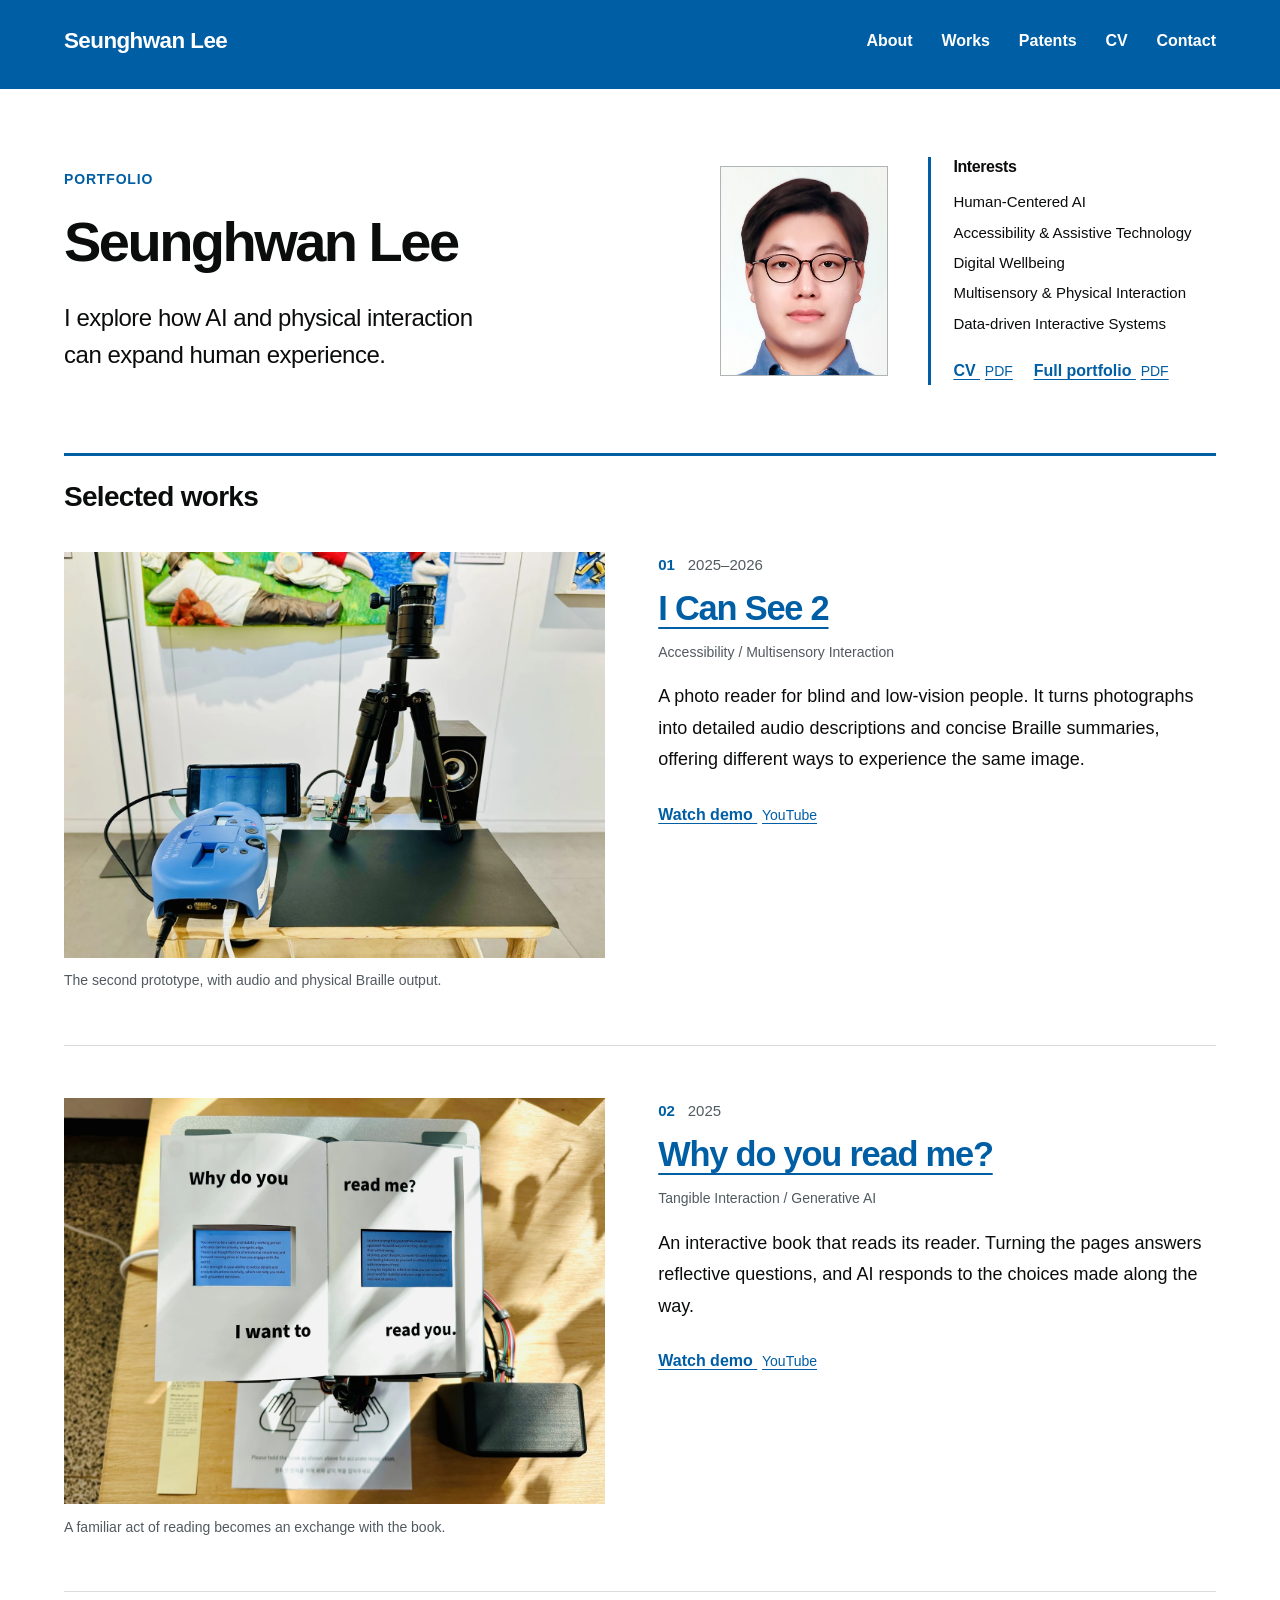
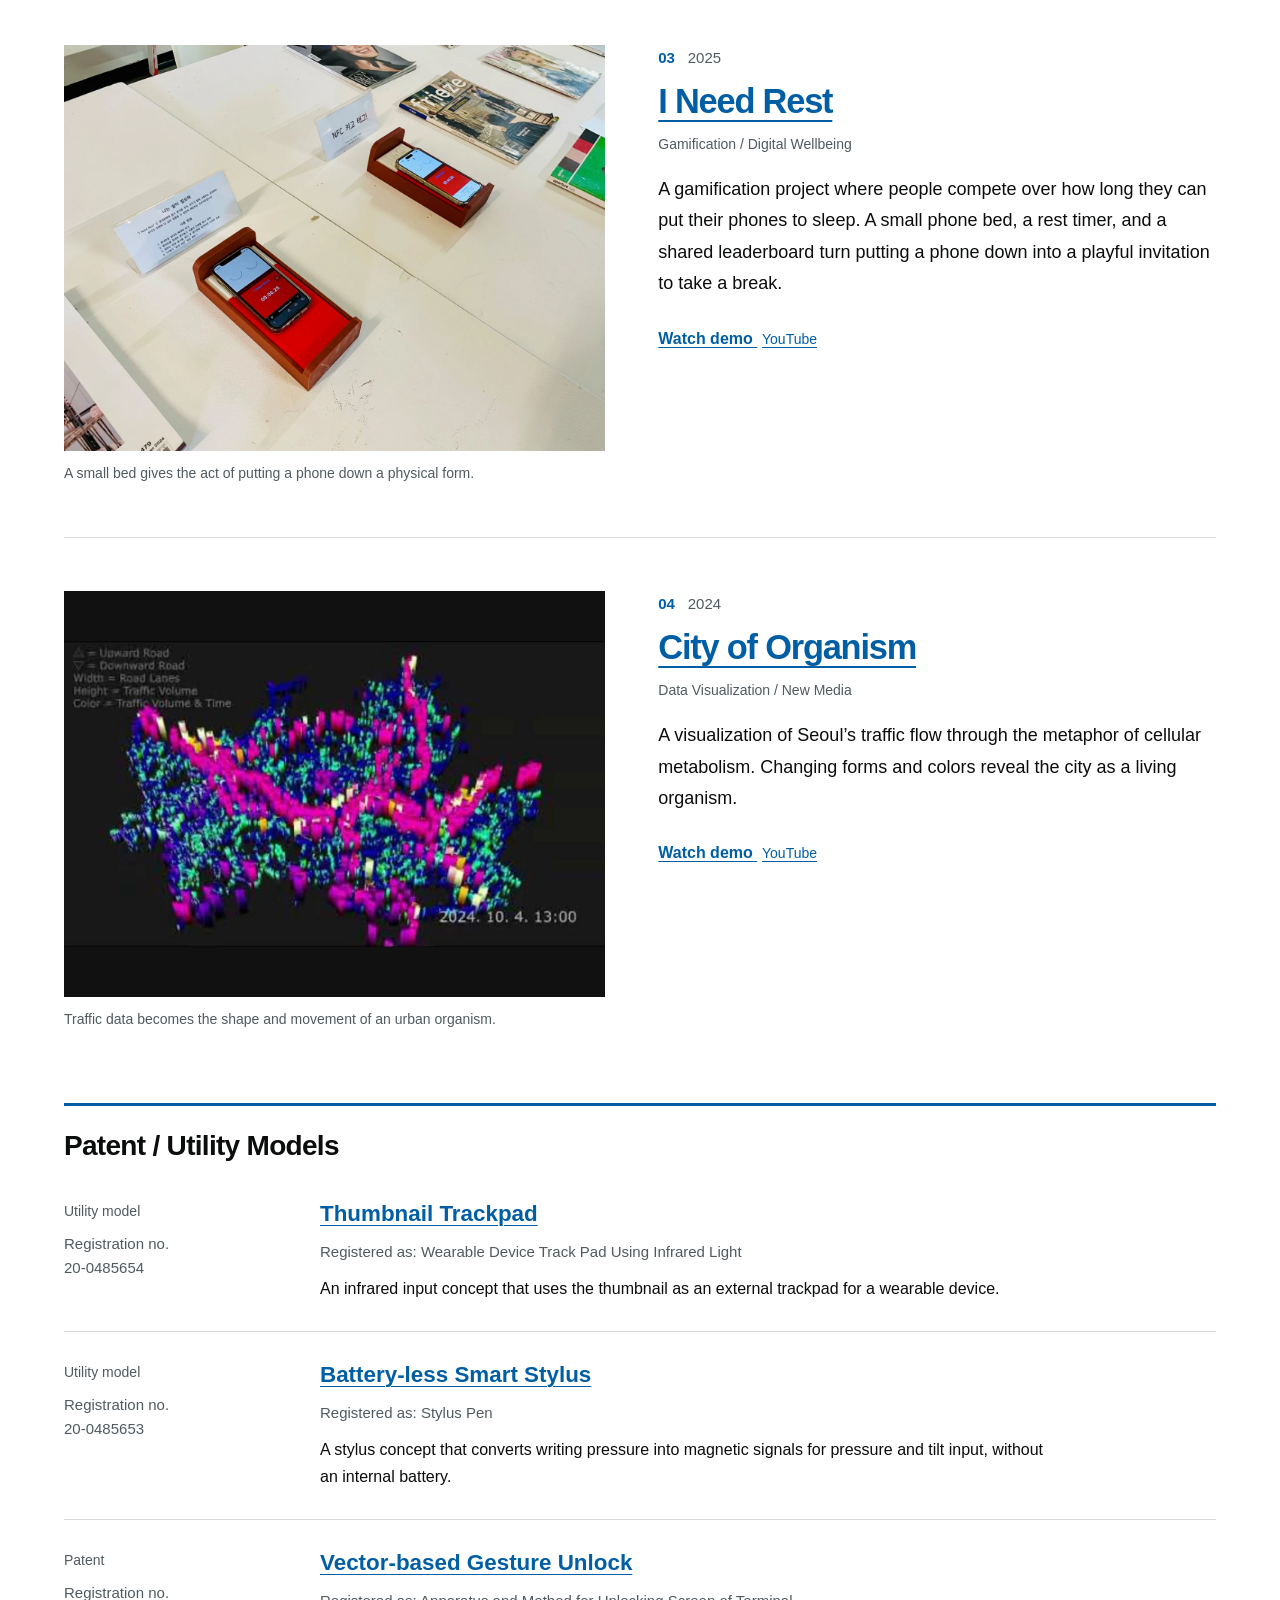
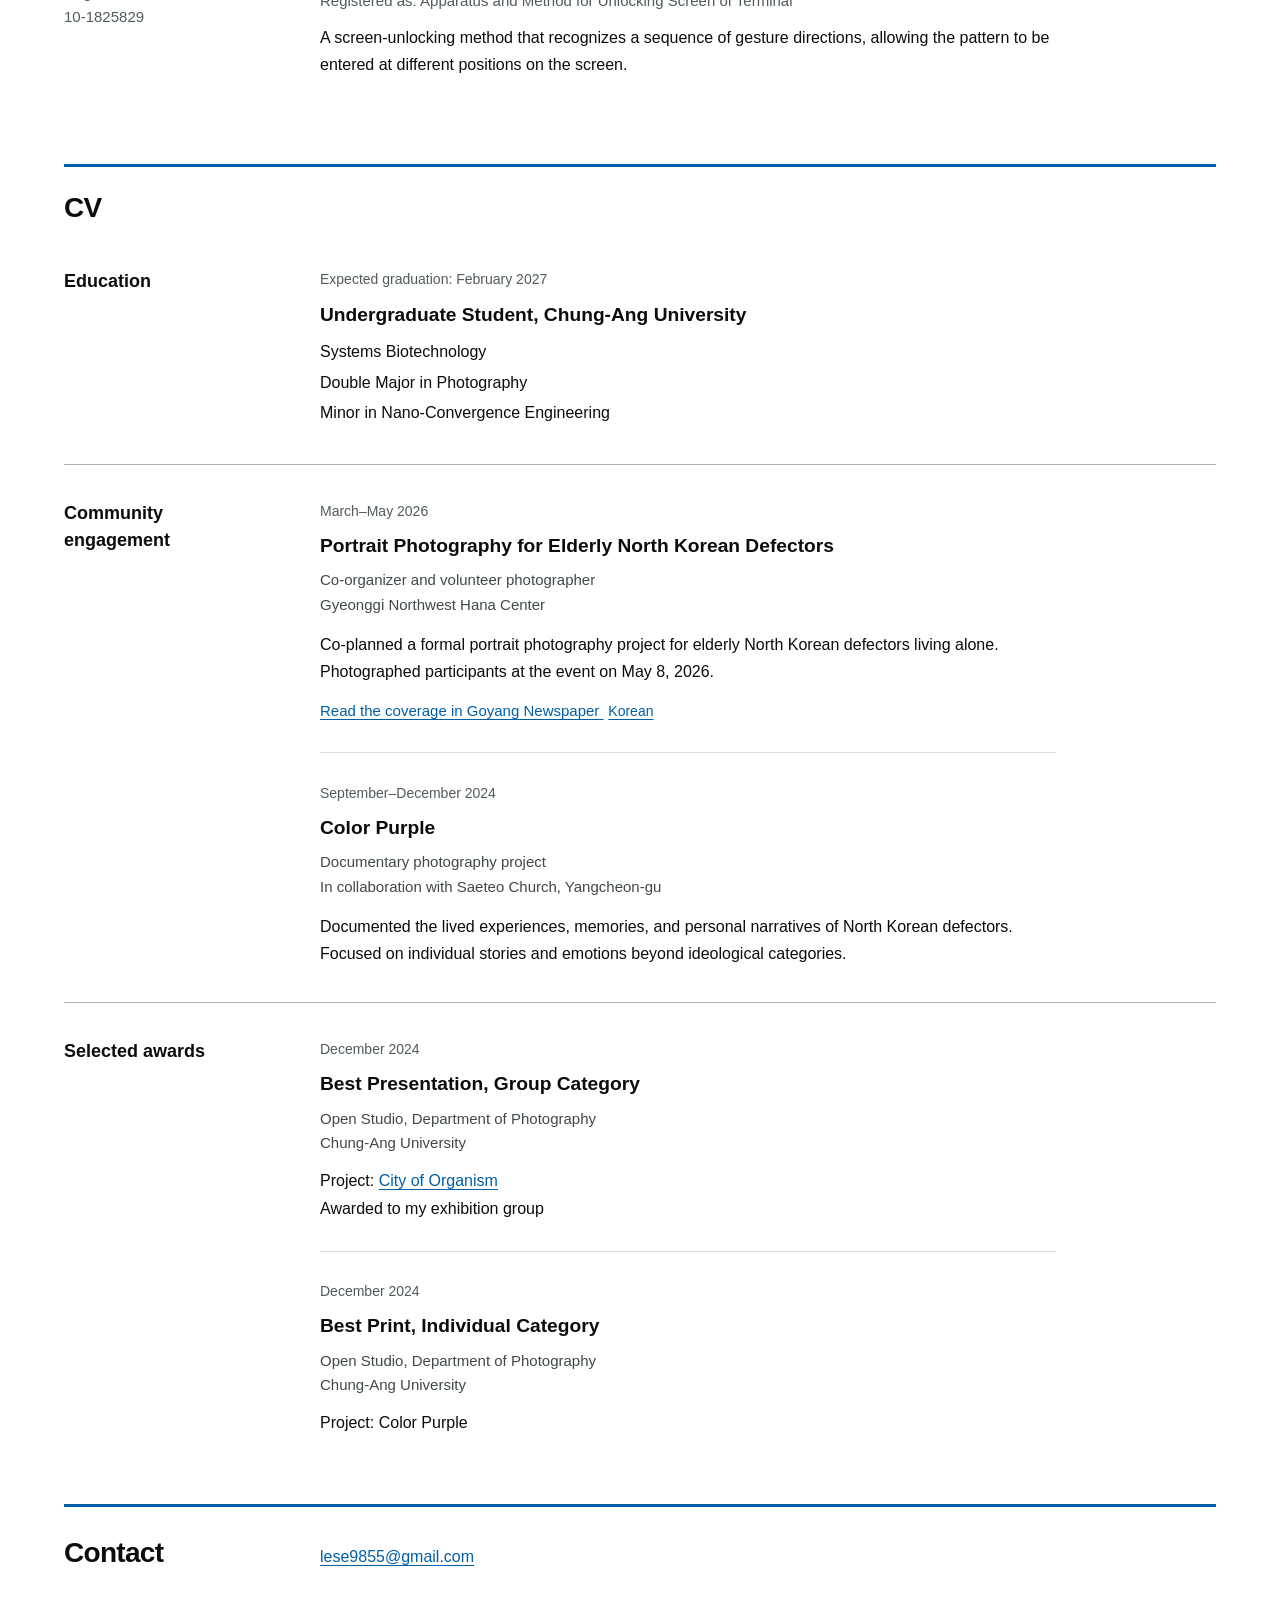
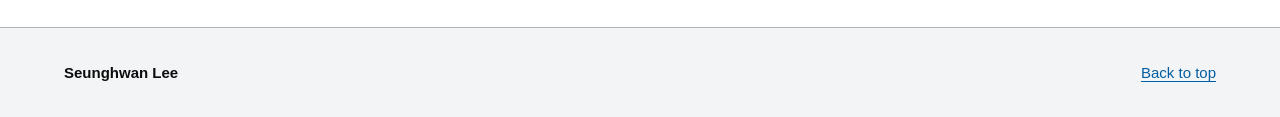
<file: index.html>
<!doctype html>
<html lang="en">
<head>
  <meta charset="utf-8">
  <meta name="viewport" content="width=device-width, initial-scale=1">
  <meta name="referrer" content="strict-origin-when-cross-origin">
  <meta name="description" content="Selected projects, community work, and interaction concepts by Seunghwan Lee. Exploring human experience through AI and physical interaction.">
  <meta name="color-scheme" content="light">
  <meta name="theme-color" content="#005ea5">
  <title>Seunghwan Lee | Portfolio</title>
  <link rel="icon" type="image/svg+xml" href="data:image/svg+xml,%3Csvg xmlns='http://www.w3.org/2000/svg' viewBox='0 0 32 32'%3E%3Crect width='32' height='32' fill='%230b0c0c'/%3E%3Cpath d='M10 6v19h14v-5h-9V6z' fill='white'/%3E%3Cpath d='M0 29h32v3H0z' fill='%231d70b8'/%3E%3C/svg%3E">
  <link rel="stylesheet" href="styles.css">
  <script src="video-preview.js" defer></script>
</head>
<body>
  <a class="skip-link" href="#main">Skip to main content</a>
  <header class="site-header">
    <div class="container header-inner">
      <a class="site-name" href="#about">Seunghwan Lee</a>
      <nav aria-label="Main navigation"><ul class="navigation"><li><a href="#about">About</a></li><li><a href="#work">Works</a></li><li><a href="#patents">Patents</a></li><li><a href="#cv">CV</a></li><li><a href="#contact">Contact</a></li></ul></nav>
    </div>
  </header>
  <main id="main" class="container" tabindex="-1">

    <section id="about" class="intro" aria-labelledby="name">
      <div class="intro-main">
        <p class="eyebrow">PORTFOLIO</p>
        <h1 id="name">Seunghwan Lee</h1>
        <p class="intro-lead">I explore how AI and physical interaction can expand human experience.</p>
      </div>
      <div class="intro-profile">
        <figure class="portrait-slot">
          <img src="assets/portrait.jpg" width="640" height="800" alt="Portrait of Seunghwan Lee">
        </figure>
        <!-- To add a portrait, replace the portrait-slot div above with:
        <figure class="portrait-slot"><img src="assets/portrait.jpg" width="640" height="800" alt="Seunghwan Lee"></figure>
        -->
        <aside class="intro-side" aria-label="Research interests and documents">
          <h2 class="small-heading">Interests</h2>
          <ul class="interests">
            <li>Human-Centered AI</li>
            <li>Accessibility &amp; Assistive Technology</li>
            <li>Digital Wellbeing</li>
            <li>Multisensory &amp; Physical Interaction</li>
            <li>Data-driven Interactive Systems</li>
          </ul>
          <div class="intro-documents">
            <a href="documents/Seunghwan-Lee-CV.pdf">CV <span class="file-type">PDF</span></a>
            <a href="documents/Seunghwan-Lee-Portfolio.pdf">Full portfolio <span class="file-type">PDF</span></a>
          </div>
        </aside>
      </div>
    </section>

    <section id="work" class="work-section" aria-labelledby="work-heading">
      <div class="section-heading"><h2 id="work-heading">Selected works</h2></div>
      
      <article class="project" aria-labelledby="i-can-see-2-heading">
        <div class="project-title">
          <p class="project-meta"><span class="project-number" aria-hidden="true">01</span><span>2025–2026</span></p>
          <h3 id="i-can-see-2-heading"><a href="projects/i-can-see-2.html">I Can See 2</a></h3>
          <p class="project-category">Accessibility / Multisensory Interaction</p>
        </div>
        <figure class="project-figure"><img src="assets/i-can-see-2.webp" width="1440" height="1080" fetchpriority="high" alt="A camera and smartphone capture setup beside a blue Braille printer on a desk."><figcaption>The second prototype, with audio and physical Braille output.</figcaption></figure>
        <div class="project-summary">
          <p class="project-description">A photo reader for blind and low-vision people. It turns photographs into detailed audio descriptions and concise Braille summaries, offering different ways to experience the same image.</p>
          <p class="project-links"><a href="https://youtube.com/shorts/RqO9xXv41kE" aria-label="Watch I Can See 2 on YouTube">Watch demo <span class="link-note">YouTube</span></a></p>
        </div>
      </article>

      <article class="project" aria-labelledby="why-do-you-read-me-heading">
        <div class="project-title">
          <p class="project-meta"><span class="project-number" aria-hidden="true">02</span><span>2025</span></p>
          <h3 id="why-do-you-read-me-heading"><a href="projects/why-do-you-read-me.html">Why do you read me?</a></h3>
          <p class="project-category">Tangible Interaction / Generative AI</p>
        </div>
        <figure class="project-figure"><img src="assets/why-do-you-read-me.webp" width="1440" height="1080" loading="lazy" decoding="async" alt="A physical book titled Why do you read me? with two small embedded displays and paper pages."><figcaption>A familiar act of reading becomes an exchange with the book.</figcaption></figure>
        <div class="project-summary">
          <p class="project-description">An interactive book that reads its reader. Turning the pages answers reflective questions, and AI responds to the choices made along the way.</p>
          <p class="project-links"><a href="https://youtu.be/DdquZpPIgDg" aria-label="Watch Why do you read me? on YouTube">Watch demo <span class="link-note">YouTube</span></a></p>
        </div>
      </article>

      <article class="project" aria-labelledby="i-need-rest-heading">
        <div class="project-title">
          <p class="project-meta"><span class="project-number" aria-hidden="true">03</span><span>2025</span></p>
          <h3 id="i-need-rest-heading"><a href="projects/i-need-rest.html">I Need Rest</a></h3>
          <p class="project-category">Gamification / Digital Wellbeing</p>
        </div>
        <figure class="project-figure"><img src="assets/i-need-rest.webp" width="1440" height="1080" loading="lazy" decoding="async" alt="A smartphone resting on a small red bed on a shared table, next to instructions for participation."><figcaption>A small bed gives the act of putting a phone down a physical form.</figcaption></figure>
        <div class="project-summary">
          <p class="project-description">A gamification project where people compete over how long they can put their phones to sleep. A small phone bed, a rest timer, and a shared leaderboard turn putting a phone down into a playful invitation to take a break.</p>
          <p class="project-links"><a href="https://youtu.be/LiPgG6g4JF8" aria-label="Watch I Need Rest on YouTube">Watch demo <span class="link-note">YouTube</span></a></p>
        </div>
      </article>

      <article class="project" aria-labelledby="city-of-organism-heading">
        <div class="project-title">
          <p class="project-meta"><span class="project-number" aria-hidden="true">04</span><span>2024</span></p>
          <h3 id="city-of-organism-heading"><a href="projects/city-of-organism.html">City of Organism</a></h3>
          <p class="project-category">Data Visualization / New Media</p>
        </div>
        <figure class="project-figure project-figure-dark"><img src="assets/city-of-organism.webp" width="1200" height="678" loading="lazy" decoding="async" alt="Seoul’s road network visualized as moving blue, pink, and green three-dimensional forms against a black background."><figcaption>Traffic data becomes the shape and movement of an urban organism.</figcaption></figure>
        <div class="project-summary">
          <p class="project-description">A visualization of Seoul’s traffic flow through the metaphor of cellular metabolism. Changing forms and colors reveal the city as a living organism.</p>
          <p class="project-links"><a href="https://youtu.be/7Uyt15TXl0M" aria-label="Watch City of Organism on YouTube">Watch demo <span class="link-note">YouTube</span></a></p>
        </div>
      </article>

    </section>

    <section id="patents" class="patents-section" aria-labelledby="patents-heading">
      <div class="section-heading"><h2 id="patents-heading">Patent / Utility Models</h2></div>
      
          <article class="patent-entry" aria-labelledby="thumbnail-trackpad-title">
            <div class="patent-meta">
              <p class="entry-meta">Utility model</p>
              <p class="patent-number">Registration no. <br>20-0485654</p>
            </div>
            <div class="patent-summary">
              <h3 id="thumbnail-trackpad-title"><a href="patents/thumbnail-trackpad.html">Thumbnail Trackpad</a></h3>
              <p class="registered-title">Registered as: Wearable Device Track Pad Using Infrared Light</p>
              <p>An infrared input concept that uses the thumbnail as an external trackpad for a wearable device.</p>
            </div>
          </article>

          <article class="patent-entry" aria-labelledby="battery-less-stylus-title">
            <div class="patent-meta">
              <p class="entry-meta">Utility model</p>
              <p class="patent-number">Registration no. <br>20-0485653</p>
            </div>
            <div class="patent-summary">
              <h3 id="battery-less-stylus-title"><a href="patents/battery-less-stylus.html">Battery-less Smart Stylus</a></h3>
              <p class="registered-title">Registered as: Stylus Pen</p>
              <p>A stylus concept that converts writing pressure into magnetic signals for pressure and tilt input, without an internal battery.</p>
            </div>
          </article>

          <article class="patent-entry" aria-labelledby="gesture-unlock-title">
            <div class="patent-meta">
              <p class="entry-meta">Patent</p>
              <p class="patent-number">Registration no. <br>10-1825829</p>
            </div>
            <div class="patent-summary">
              <h3 id="gesture-unlock-title"><a href="patents/gesture-unlock.html">Vector-based Gesture Unlock</a></h3>
              <p class="registered-title">Registered as: Apparatus and Method for Unlocking Screen of Terminal</p>
              <p>A screen-unlocking method that recognizes a sequence of gesture directions, allowing the pattern to be entered at different positions on the screen.</p>
            </div>
          </article>

    </section>

    <section id="cv" class="cv-section" aria-labelledby="cv-heading">
      <div class="section-heading"><h2 id="cv-heading">CV</h2></div>
      <section class="cv-group" aria-labelledby="education-heading">
        <h3 id="education-heading" class="cv-group-heading">Education</h3>
        <div class="cv-group-body">
          <p class="entry-meta">Expected graduation: February 2027</p>
          <h4 class="education-title">Undergraduate Student, Chung-Ang University</h4>
          <p class="education-lines">Systems Biotechnology<br>Double Major in Photography<br>Minor in Nano-Convergence Engineering</p>
        </div>
      </section>
      <section class="cv-group" aria-labelledby="community-heading">
        <h3 id="community-heading" class="cv-group-heading">Community engagement</h3>
        <div class="cv-group-body">
          <article class="cv-entry" aria-labelledby="portrait-project-title">
            <p class="entry-meta">March–May 2026</p>
            <h4 id="portrait-project-title">Portrait Photography for Elderly North Korean Defectors</h4>
            <p class="entry-role">Co-organizer and volunteer photographer<br>Gyeonggi Northwest Hana Center</p>
            <p class="entry-description">Co-planned a formal portrait photography project for elderly North Korean defectors living alone. Photographed participants at the event on May 8, 2026.</p>
            <p class="entry-resource"><a href="https://www.mygoyang.com/news/articleView.html?idxno=88789">Read the coverage in Goyang Newspaper <span class="link-note">Korean</span></a></p>
          </article>
          <article class="cv-entry" aria-labelledby="color-purple-title">
            <p class="entry-meta">September–December 2024</p>
            <h4 id="color-purple-title">Color Purple</h4>
            <p class="entry-role">Documentary photography project<br>In collaboration with Saeteo Church, Yangcheon-gu</p>
            <p class="entry-description">Documented the lived experiences, memories, and personal narratives of North Korean defectors. Focused on individual stories and emotions beyond ideological categories.</p>
          </article>
        </div>
      </section>
      <section class="cv-group" aria-labelledby="awards-heading">
        <h3 id="awards-heading" class="cv-group-heading">Selected awards</h3>
        <div class="cv-group-body">
          <article class="cv-entry" aria-labelledby="presentation-award-title">
            <p class="entry-meta">December 2024</p>
            <h4 id="presentation-award-title">Best Presentation, Group Category</h4>
            <p class="entry-role">Open Studio, Department of Photography<br>Chung-Ang University</p>
            <p class="award-context">Project: <a href="projects/city-of-organism.html">City of Organism</a><br>Awarded to my exhibition group</p>
          </article>
          <article class="cv-entry" aria-labelledby="print-award-title">
            <p class="entry-meta">December 2024</p>
            <h4 id="print-award-title">Best Print, Individual Category</h4>
            <p class="entry-role">Open Studio, Department of Photography<br>Chung-Ang University</p>
            <p class="award-context">Project: Color Purple</p>
          </article>
        </div>
      </section>
    </section>
    <section id="contact" class="contact-section" aria-labelledby="contact-heading">
      <h2 id="contact-heading">Contact</h2>
      <a class="email-link" href="mailto:lese9855@gmail.com">lese9855@gmail.com</a>
    </section>

  </main>
  <footer class="site-footer">
    <div class="container footer-inner">
      <p>Seunghwan Lee</p>
      <a href="#about">Back to top</a>
    </div>
  </footer>
</body>
</html>
</file>
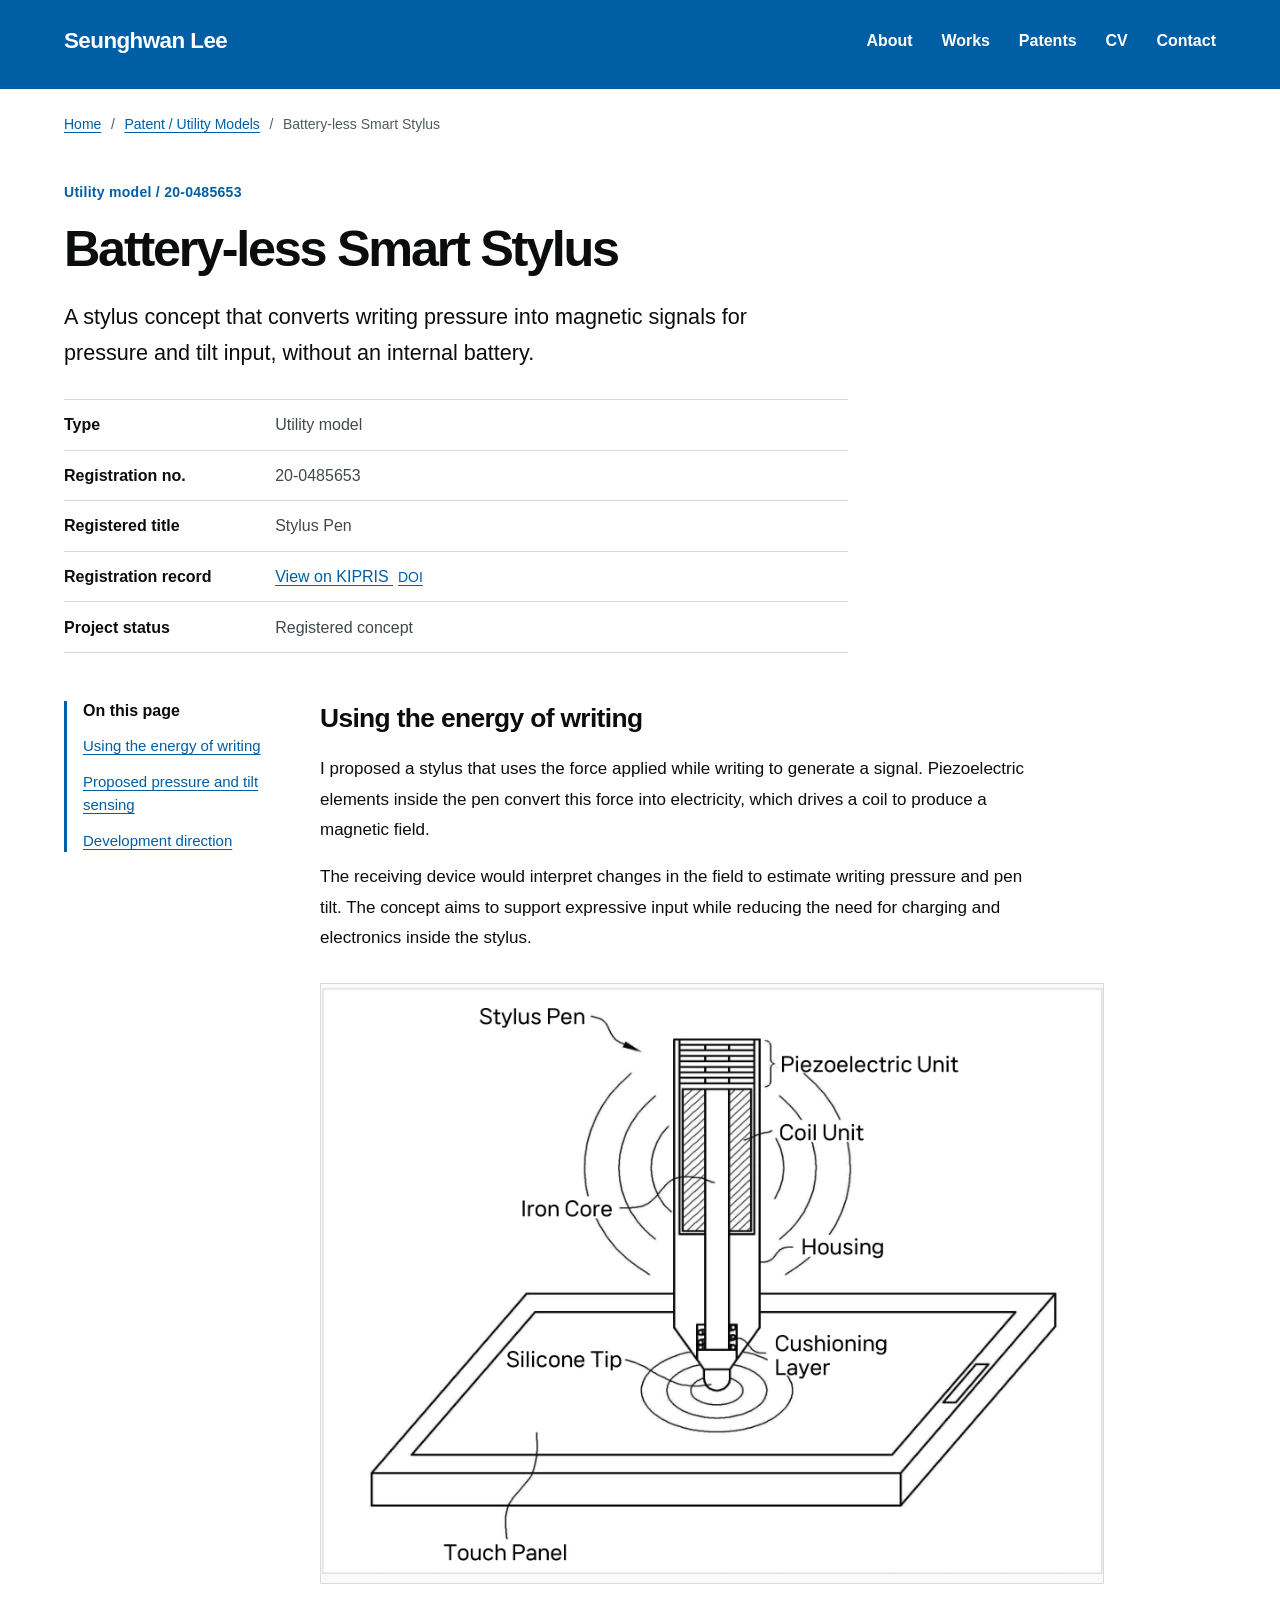
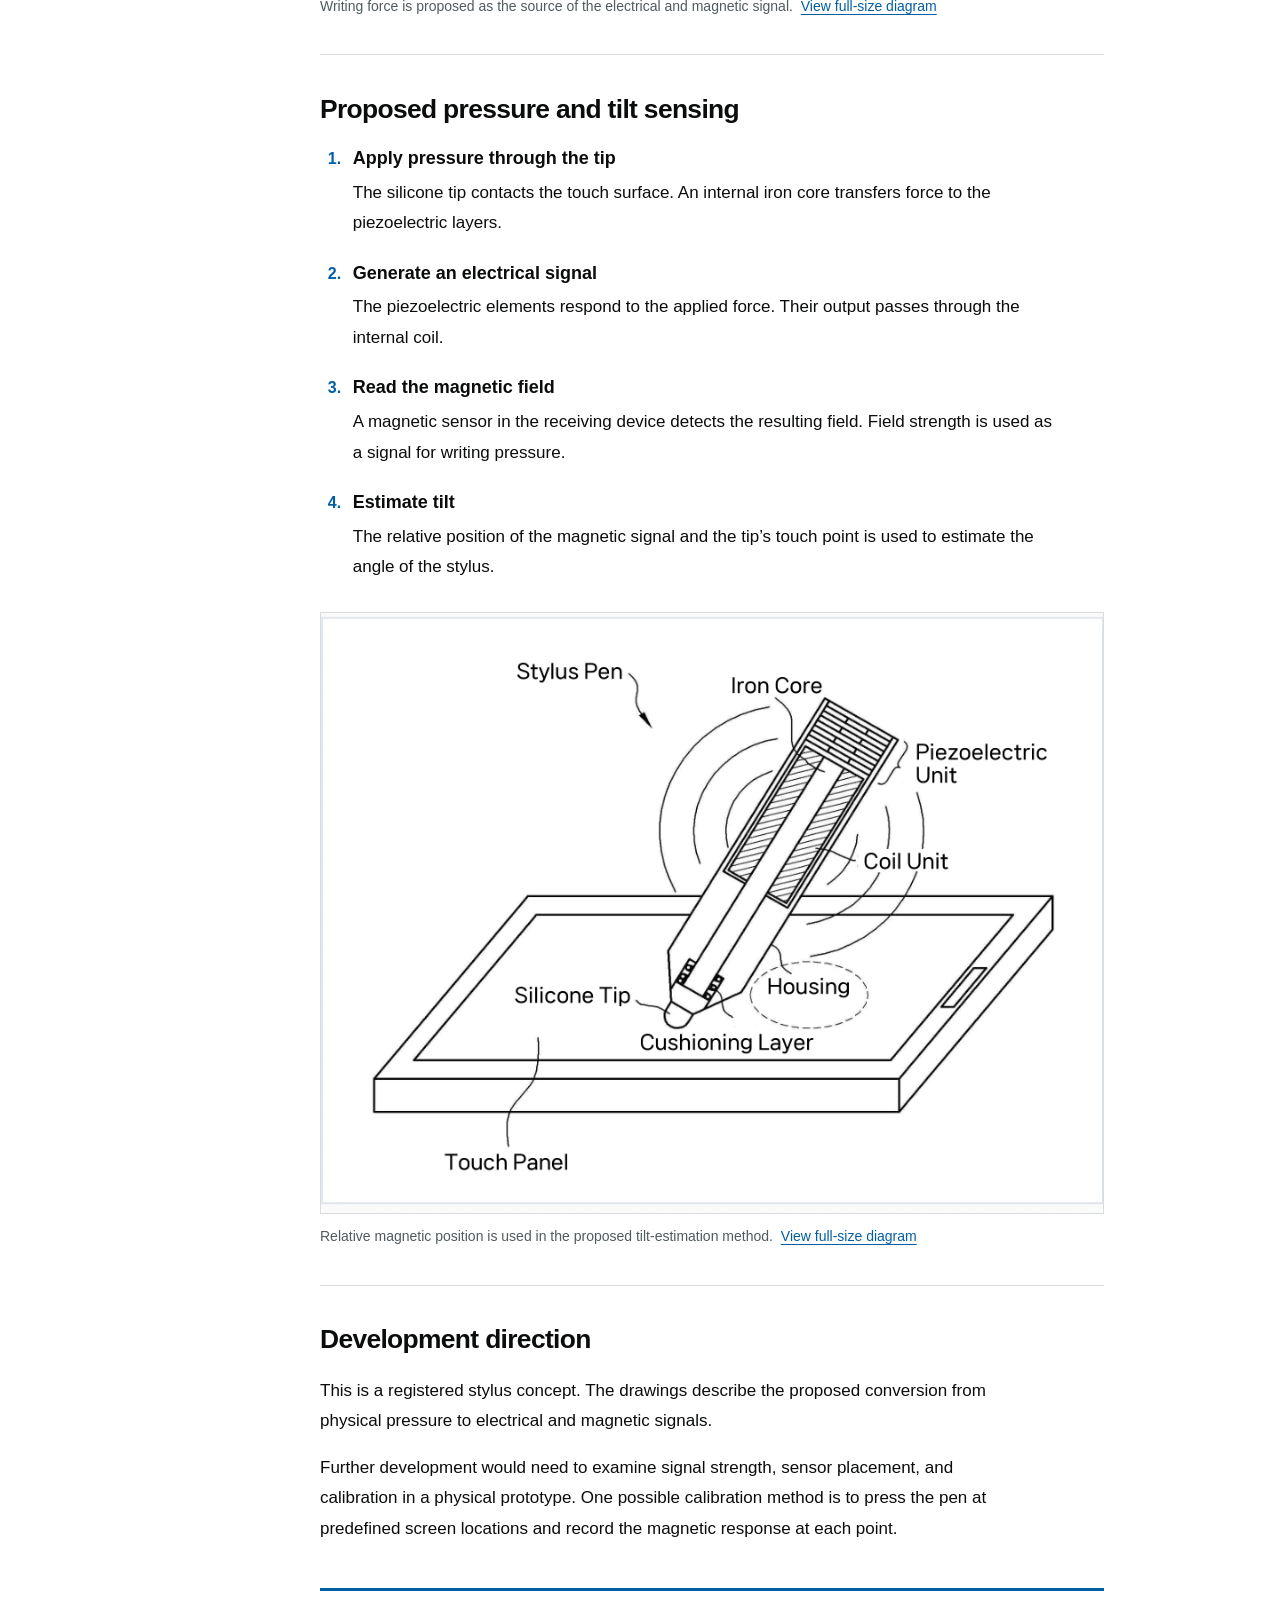
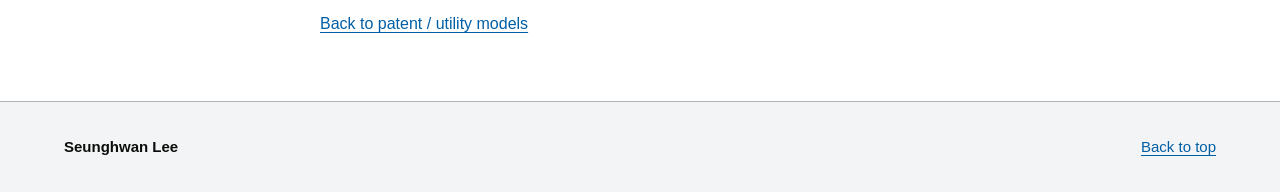
<file: patents/battery-less-stylus.html>
<!doctype html>
<html lang="en">
<head>
  <meta charset="utf-8">
  <meta name="viewport" content="width=device-width, initial-scale=1">
  <meta name="referrer" content="strict-origin-when-cross-origin">
  <meta name="description" content="A stylus concept that converts writing pressure into magnetic signals for pressure and tilt input, without an internal battery.">
  <meta name="color-scheme" content="light">
  <meta name="theme-color" content="#005ea5">
  <title>Battery-less Smart Stylus | Seunghwan Lee</title>
  <link rel="icon" type="image/svg+xml" href="data:image/svg+xml,%3Csvg xmlns='http://www.w3.org/2000/svg' viewBox='0 0 32 32'%3E%3Crect width='32' height='32' fill='%230b0c0c'/%3E%3Cpath d='M10 6v19h14v-5h-9V6z' fill='white'/%3E%3Cpath d='M0 29h32v3H0z' fill='%231d70b8'/%3E%3C/svg%3E">
  <link rel="stylesheet" href="../styles.css">
  <script src="../video-preview.js" defer></script>
</head>
<body>
  <a class="skip-link" href="#main">Skip to main content</a>
  <header class="site-header">
    <div class="container header-inner">
      <a class="site-name" href="../index.html#about">Seunghwan Lee</a>
      <nav aria-label="Main navigation"><ul class="navigation"><li><a href="../index.html#about">About</a></li><li><a href="../index.html#work">Works</a></li><li><a href="../index.html#patents">Patents</a></li><li><a href="../index.html#cv">CV</a></li><li><a href="../index.html#contact">Contact</a></li></ul></nav>
    </div>
  </header>
  <main id="main" class="container" tabindex="-1">

    <div id="top"></div>
    <nav class="breadcrumbs" aria-label="Breadcrumb">
      <ol><li><a href="../index.html">Home</a></li><li><a href="../index.html#patents">Patent / Utility Models</a></li><li aria-current="page">Battery-less Smart Stylus</li></ol>
    </nav>
    <header class="detail-header">
      <p class="eyebrow">Utility model / 20-0485653</p>
      <h1>Battery-less Smart Stylus</h1>
      <p class="detail-lead">A stylus concept that converts writing pressure into magnetic signals for pressure and tilt input, without an internal battery.</p>
      <dl class="registration facts">
          <div><dt>Type</dt><dd>Utility model</dd></div>
          <div><dt>Registration no.</dt><dd>20-0485653</dd></div>
          <div><dt>Registered title</dt><dd>Stylus Pen</dd></div>
          <div><dt>Registration record</dt><dd><a href="https://doi.org/10.8080/2020160004465">View on KIPRIS <span class="link-note">DOI</span></a></dd></div>
          <div><dt>Project status</dt><dd>Registered concept</dd></div>
        </dl>
    </header>
    <div class="detail-layout">
      <aside class="contents">
        <nav aria-label="On this page"><h2>On this page</h2><ul><li><a href="#idea">Using the energy of writing</a></li><li><a href="#mechanism">Proposed pressure and tilt sensing</a></li><li><a href="#development">Development direction</a></li></ul></nav>
      </aside>
      <div class="detail-body">
        <section id="idea" class="detail-section" aria-labelledby="idea-heading"><h2 id="idea-heading">Using the energy of writing</h2>
                <p>I proposed a stylus that uses the force applied while writing to generate a signal. Piezoelectric elements inside the pen convert this force into electricity, which drives a coil to produce a magnetic field.</p>
                <p>The receiving device would interpret changes in the field to estimate writing pressure and pen tilt. The concept aims to support expressive input while reducing the need for charging and electronics inside the stylus.</p>
                <figure class="detail-figure diagram"><a href="../assets/stylus-pressure-diagram.webp" aria-label="Open full-size diagram: A stylus cross-section showing its silicone tip, iron core, piezoelectric unit, coil, and the receiving touch panel."><img src="../assets/stylus-pressure-diagram.webp" width="882" height="676" fetchpriority="high" alt="A stylus cross-section showing its silicone tip, iron core, piezoelectric unit, coil, and the receiving touch panel."></a><figcaption>Writing force is proposed as the source of the electrical and magnetic signal. <a href="../assets/stylus-pressure-diagram.webp">View full-size diagram</a></figcaption></figure>
            </section><section id="mechanism" class="detail-section" aria-labelledby="mechanism-heading"><h2 id="mechanism-heading">Proposed pressure and tilt sensing</h2>
                <ol class="steps">
                  <li><h3>Apply pressure through the tip</h3><p>The silicone tip contacts the touch surface. An internal iron core transfers force to the piezoelectric layers.</p></li>
                  <li><h3>Generate an electrical signal</h3><p>The piezoelectric elements respond to the applied force. Their output passes through the internal coil.</p></li>
                  <li><h3>Read the magnetic field</h3><p>A magnetic sensor in the receiving device detects the resulting field. Field strength is used as a signal for writing pressure.</p></li>
                  <li><h3>Estimate tilt</h3><p>The relative position of the magnetic signal and the tip’s touch point is used to estimate the angle of the stylus.</p></li>
                </ol>
                <figure class="detail-figure diagram"><a href="../assets/stylus-tilt-diagram.webp" aria-label="Open full-size diagram: A tilted stylus above a touch panel, with the internal coil and piezoelectric unit labeled."><img src="../assets/stylus-tilt-diagram.webp" width="880" height="676" loading="lazy" decoding="async" alt="A tilted stylus above a touch panel, with the internal coil and piezoelectric unit labeled."></a><figcaption>Relative magnetic position is used in the proposed tilt-estimation method. <a href="../assets/stylus-tilt-diagram.webp">View full-size diagram</a></figcaption></figure>
            </section><section id="development" class="detail-section" aria-labelledby="development-heading"><h2 id="development-heading">Development direction</h2>
                <p>This is a registered stylus concept. The drawings describe the proposed conversion from physical pressure to electrical and magnetic signals.</p>
                <p>Further development would need to examine signal strength, sensor placement, and calibration in a physical prototype. One possible calibration method is to press the pen at predefined screen locations and record the magnetic response at each point.</p>
            </section>
        <nav class="return-link" aria-label="Return to overview"><a href="../index.html#patents">Back to patent / utility models</a></nav>
      </div>
    </div>

  </main>
  <footer class="site-footer">
    <div class="container footer-inner">
      <p>Seunghwan Lee</p>
      <a href="#top">Back to top</a>
    </div>
  </footer>
</body>
</html>
</file>
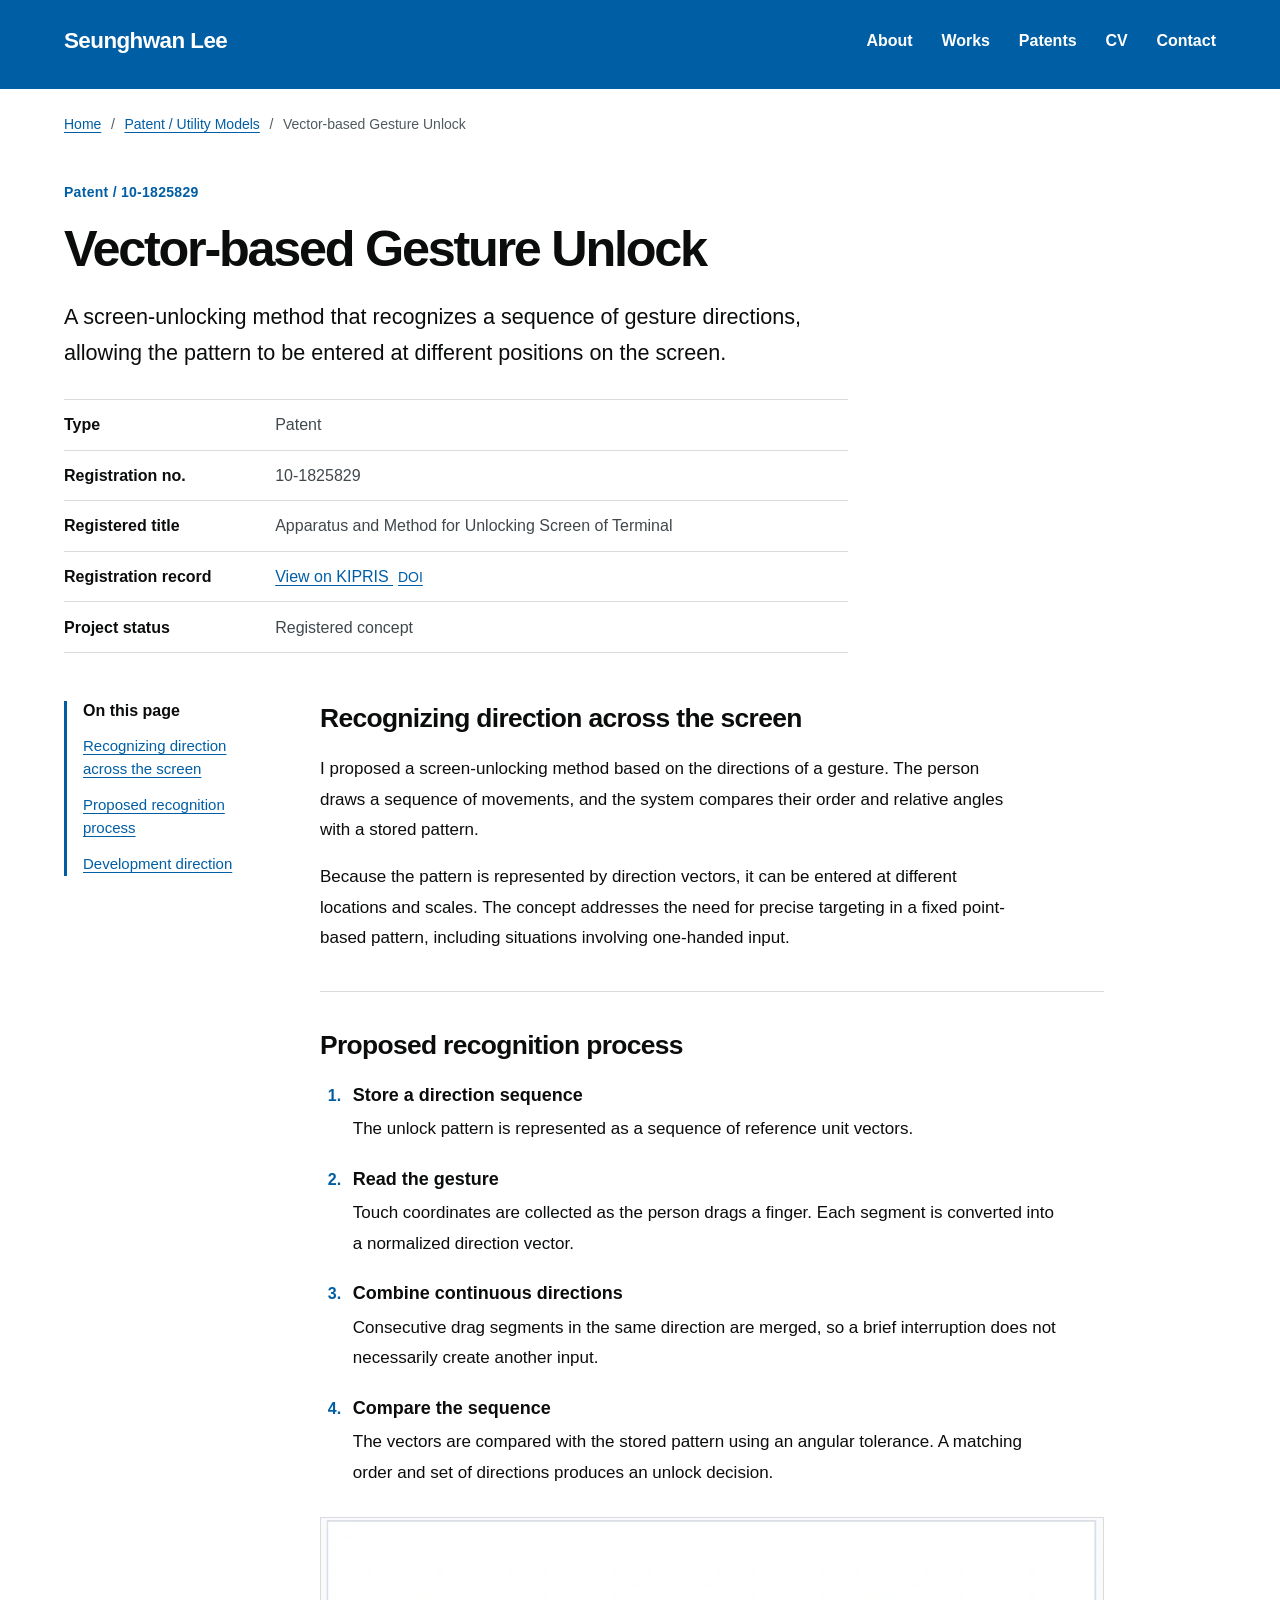
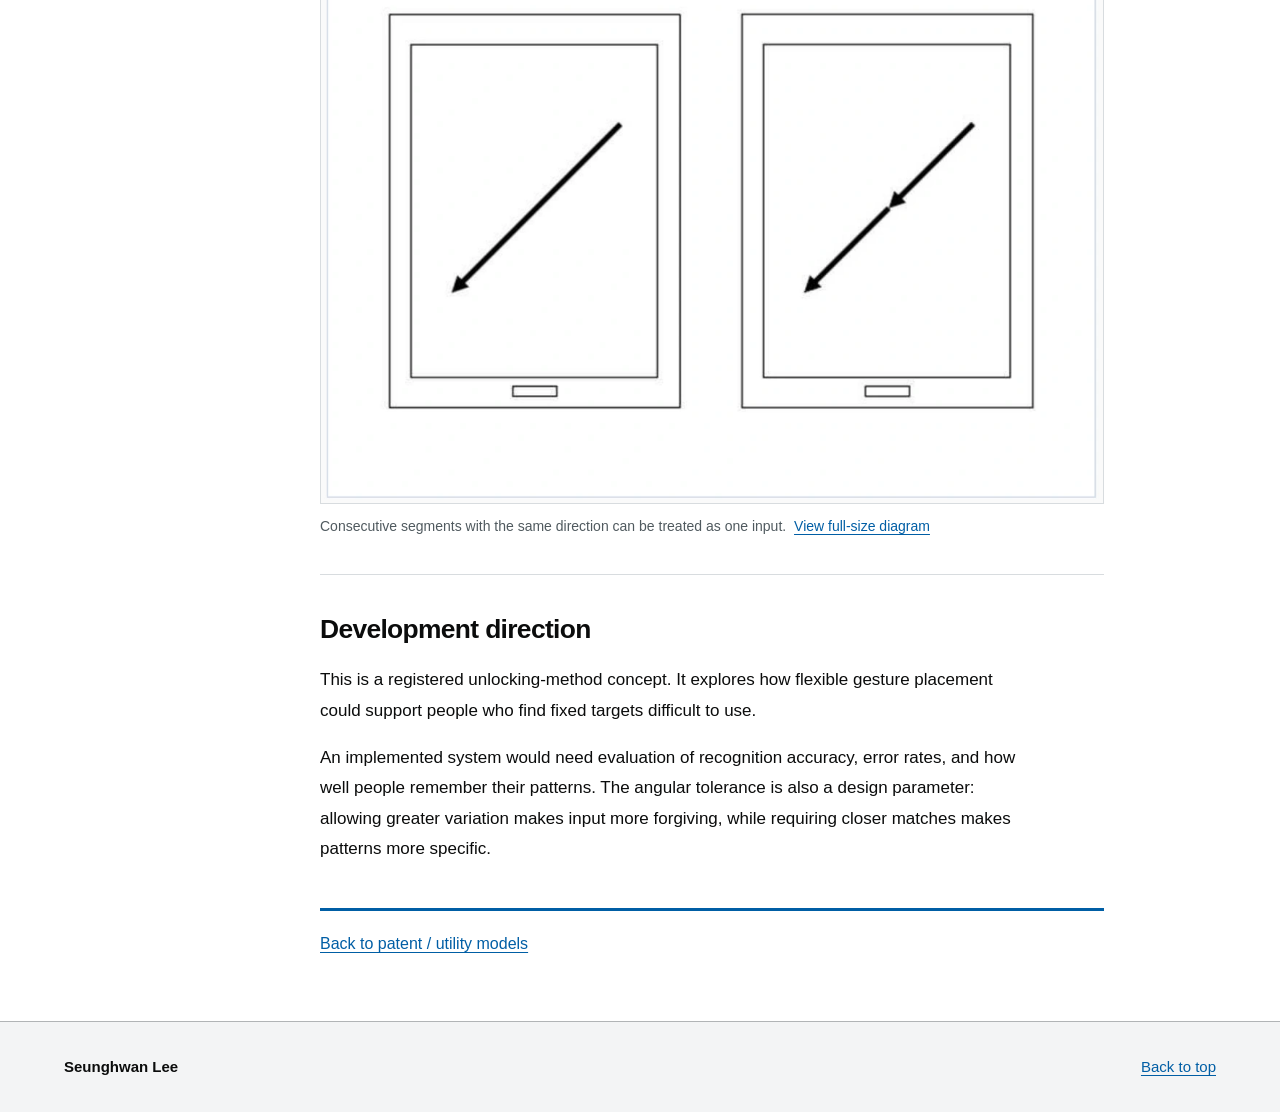
<file: patents/gesture-unlock.html>
<!doctype html>
<html lang="en">
<head>
  <meta charset="utf-8">
  <meta name="viewport" content="width=device-width, initial-scale=1">
  <meta name="referrer" content="strict-origin-when-cross-origin">
  <meta name="description" content="A screen-unlocking method that recognizes a sequence of gesture directions, allowing the pattern to be entered at different positions on the screen.">
  <meta name="color-scheme" content="light">
  <meta name="theme-color" content="#005ea5">
  <title>Vector-based Gesture Unlock | Seunghwan Lee</title>
  <link rel="icon" type="image/svg+xml" href="data:image/svg+xml,%3Csvg xmlns='http://www.w3.org/2000/svg' viewBox='0 0 32 32'%3E%3Crect width='32' height='32' fill='%230b0c0c'/%3E%3Cpath d='M10 6v19h14v-5h-9V6z' fill='white'/%3E%3Cpath d='M0 29h32v3H0z' fill='%231d70b8'/%3E%3C/svg%3E">
  <link rel="stylesheet" href="../styles.css">
  <script src="../video-preview.js" defer></script>
</head>
<body>
  <a class="skip-link" href="#main">Skip to main content</a>
  <header class="site-header">
    <div class="container header-inner">
      <a class="site-name" href="../index.html#about">Seunghwan Lee</a>
      <nav aria-label="Main navigation"><ul class="navigation"><li><a href="../index.html#about">About</a></li><li><a href="../index.html#work">Works</a></li><li><a href="../index.html#patents">Patents</a></li><li><a href="../index.html#cv">CV</a></li><li><a href="../index.html#contact">Contact</a></li></ul></nav>
    </div>
  </header>
  <main id="main" class="container" tabindex="-1">

    <div id="top"></div>
    <nav class="breadcrumbs" aria-label="Breadcrumb">
      <ol><li><a href="../index.html">Home</a></li><li><a href="../index.html#patents">Patent / Utility Models</a></li><li aria-current="page">Vector-based Gesture Unlock</li></ol>
    </nav>
    <header class="detail-header">
      <p class="eyebrow">Patent / 10-1825829</p>
      <h1>Vector-based Gesture Unlock</h1>
      <p class="detail-lead">A screen-unlocking method that recognizes a sequence of gesture directions, allowing the pattern to be entered at different positions on the screen.</p>
      <dl class="registration facts">
          <div><dt>Type</dt><dd>Patent</dd></div>
          <div><dt>Registration no.</dt><dd>10-1825829</dd></div>
          <div><dt>Registered title</dt><dd>Apparatus and Method for Unlocking Screen of Terminal</dd></div>
          <div><dt>Registration record</dt><dd><a href="https://doi.org/10.8080/1020160107406">View on KIPRIS <span class="link-note">DOI</span></a></dd></div>
          <div><dt>Project status</dt><dd>Registered concept</dd></div>
        </dl>
    </header>
    <div class="detail-layout">
      <aside class="contents">
        <nav aria-label="On this page"><h2>On this page</h2><ul><li><a href="#idea">Recognizing direction across the screen</a></li><li><a href="#mechanism">Proposed recognition process</a></li><li><a href="#development">Development direction</a></li></ul></nav>
      </aside>
      <div class="detail-body">
        <section id="idea" class="detail-section" aria-labelledby="idea-heading"><h2 id="idea-heading">Recognizing direction across the screen</h2>
                <p>I proposed a screen-unlocking method based on the directions of a gesture. The person draws a sequence of movements, and the system compares their order and relative angles with a stored pattern.</p>
                <p>Because the pattern is represented by direction vectors, it can be entered at different locations and scales. The concept addresses the need for precise targeting in a fixed point-based pattern, including situations involving one-handed input.</p>
            </section><section id="mechanism" class="detail-section" aria-labelledby="mechanism-heading"><h2 id="mechanism-heading">Proposed recognition process</h2>
                <ol class="steps">
                  <li><h3>Store a direction sequence</h3><p>The unlock pattern is represented as a sequence of reference unit vectors.</p></li>
                  <li><h3>Read the gesture</h3><p>Touch coordinates are collected as the person drags a finger. Each segment is converted into a normalized direction vector.</p></li>
                  <li><h3>Combine continuous directions</h3><p>Consecutive drag segments in the same direction are merged, so a brief interruption does not necessarily create another input.</p></li>
                  <li><h3>Compare the sequence</h3><p>The vectors are compared with the stored pattern using an angular tolerance. A matching order and set of directions produces an unlock decision.</p></li>
                </ol>
                <figure class="detail-figure diagram"><a href="../assets/gesture-unlock-diagram.webp" aria-label="Open full-size diagram: Two phone diagrams showing a continuous diagonal drag and shorter collinear segments treated as the same direction."><img src="../assets/gesture-unlock-diagram.webp" width="1078" height="806" loading="lazy" decoding="async" alt="Two phone diagrams showing a continuous diagonal drag and shorter collinear segments treated as the same direction."></a><figcaption>Consecutive segments with the same direction can be treated as one input. <a href="../assets/gesture-unlock-diagram.webp">View full-size diagram</a></figcaption></figure>
            </section><section id="development" class="detail-section" aria-labelledby="development-heading"><h2 id="development-heading">Development direction</h2>
                <p>This is a registered unlocking-method concept. It explores how flexible gesture placement could support people who find fixed targets difficult to use.</p>
                <p>An implemented system would need evaluation of recognition accuracy, error rates, and how well people remember their patterns. The angular tolerance is also a design parameter: allowing greater variation makes input more forgiving, while requiring closer matches makes patterns more specific.</p>
            </section>
        <nav class="return-link" aria-label="Return to overview"><a href="../index.html#patents">Back to patent / utility models</a></nav>
      </div>
    </div>

  </main>
  <footer class="site-footer">
    <div class="container footer-inner">
      <p>Seunghwan Lee</p>
      <a href="#top">Back to top</a>
    </div>
  </footer>
</body>
</html>
</file>
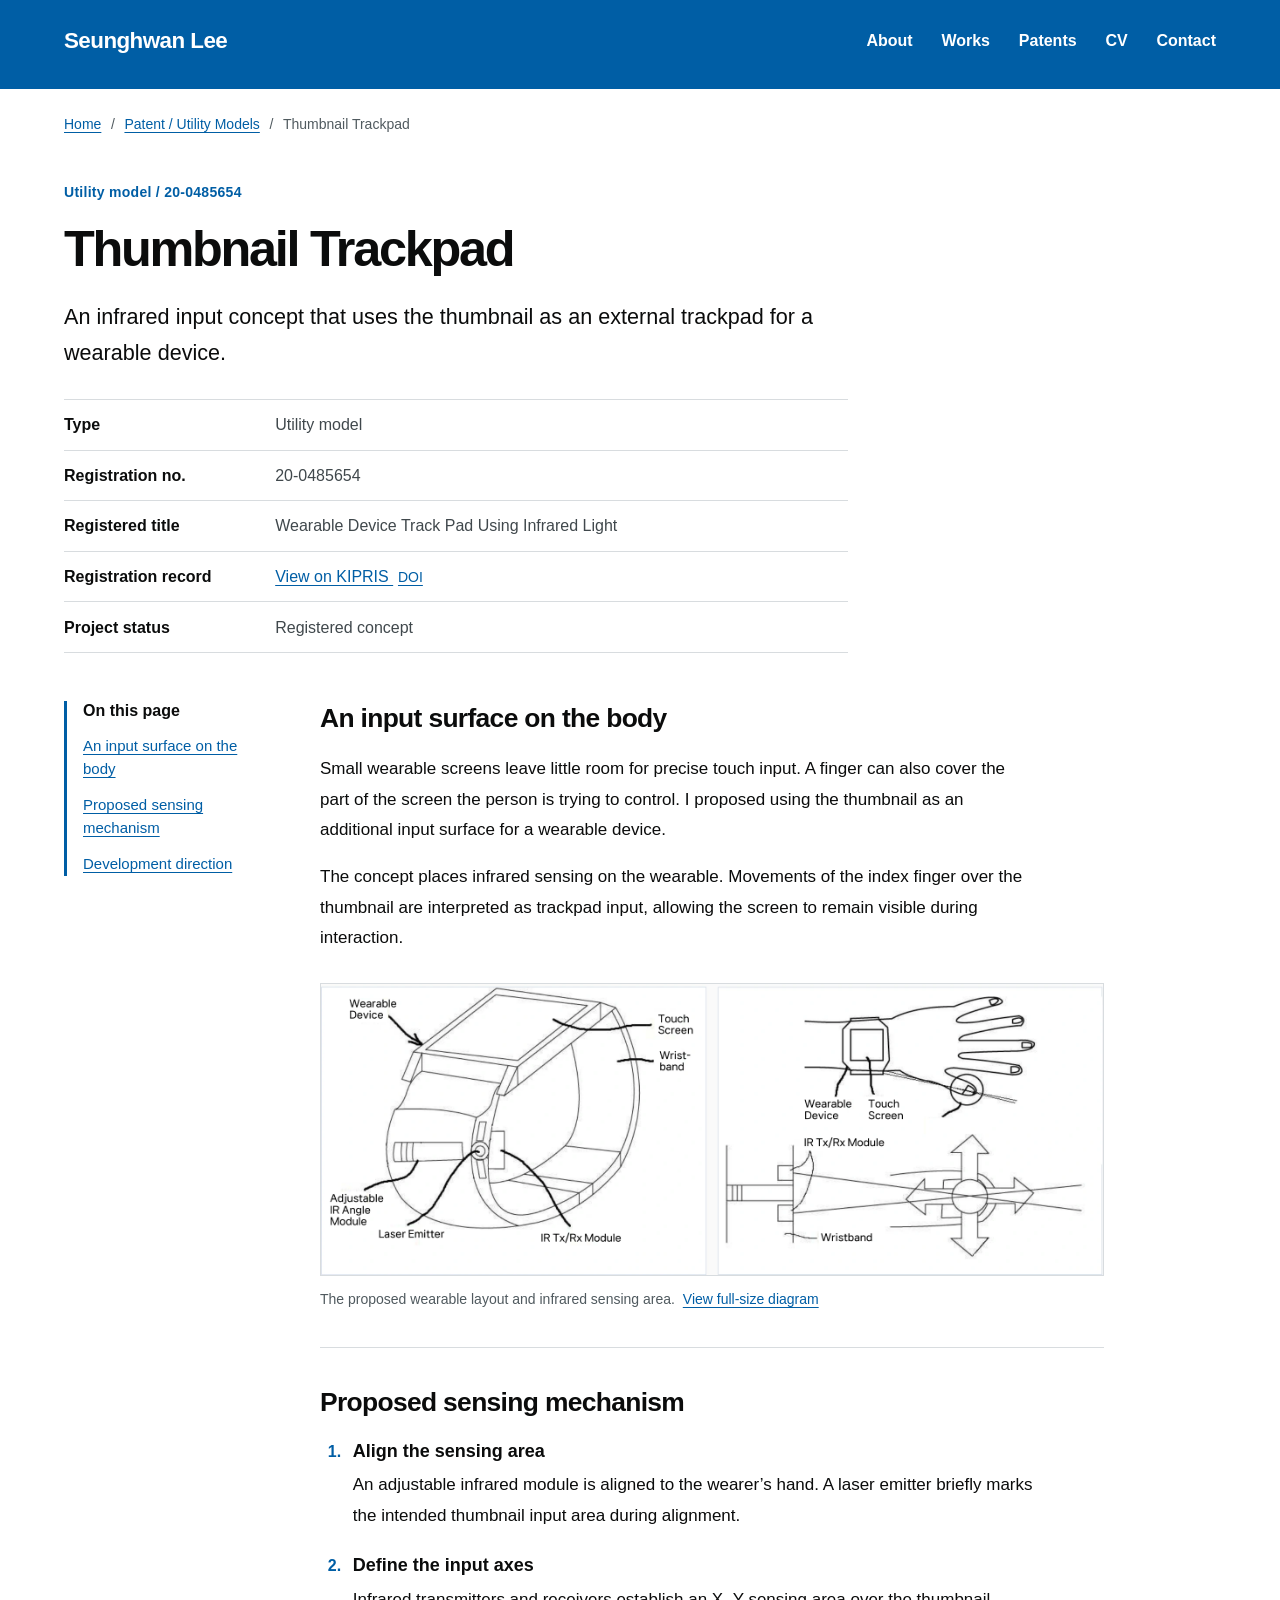
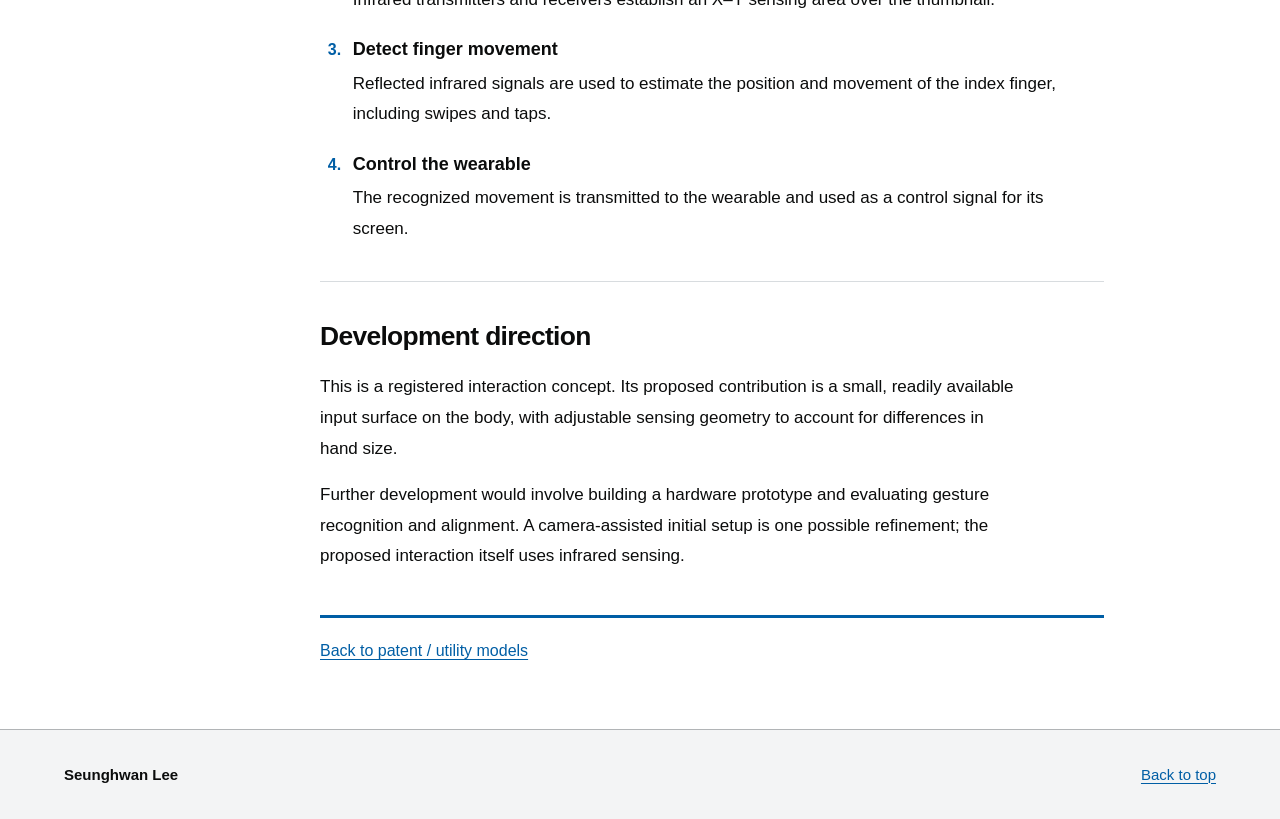
<file: patents/thumbnail-trackpad.html>
<!doctype html>
<html lang="en">
<head>
  <meta charset="utf-8">
  <meta name="viewport" content="width=device-width, initial-scale=1">
  <meta name="referrer" content="strict-origin-when-cross-origin">
  <meta name="description" content="An infrared input concept that uses the thumbnail as an external trackpad for a wearable device.">
  <meta name="color-scheme" content="light">
  <meta name="theme-color" content="#005ea5">
  <title>Thumbnail Trackpad | Seunghwan Lee</title>
  <link rel="icon" type="image/svg+xml" href="data:image/svg+xml,%3Csvg xmlns='http://www.w3.org/2000/svg' viewBox='0 0 32 32'%3E%3Crect width='32' height='32' fill='%230b0c0c'/%3E%3Cpath d='M10 6v19h14v-5h-9V6z' fill='white'/%3E%3Cpath d='M0 29h32v3H0z' fill='%231d70b8'/%3E%3C/svg%3E">
  <link rel="stylesheet" href="../styles.css">
  <script src="../video-preview.js" defer></script>
</head>
<body>
  <a class="skip-link" href="#main">Skip to main content</a>
  <header class="site-header">
    <div class="container header-inner">
      <a class="site-name" href="../index.html#about">Seunghwan Lee</a>
      <nav aria-label="Main navigation"><ul class="navigation"><li><a href="../index.html#about">About</a></li><li><a href="../index.html#work">Works</a></li><li><a href="../index.html#patents">Patents</a></li><li><a href="../index.html#cv">CV</a></li><li><a href="../index.html#contact">Contact</a></li></ul></nav>
    </div>
  </header>
  <main id="main" class="container" tabindex="-1">

    <div id="top"></div>
    <nav class="breadcrumbs" aria-label="Breadcrumb">
      <ol><li><a href="../index.html">Home</a></li><li><a href="../index.html#patents">Patent / Utility Models</a></li><li aria-current="page">Thumbnail Trackpad</li></ol>
    </nav>
    <header class="detail-header">
      <p class="eyebrow">Utility model / 20-0485654</p>
      <h1>Thumbnail Trackpad</h1>
      <p class="detail-lead">An infrared input concept that uses the thumbnail as an external trackpad for a wearable device.</p>
      <dl class="registration facts">
          <div><dt>Type</dt><dd>Utility model</dd></div>
          <div><dt>Registration no.</dt><dd>20-0485654</dd></div>
          <div><dt>Registered title</dt><dd>Wearable Device Track Pad Using Infrared Light</dd></div>
          <div><dt>Registration record</dt><dd><a href="https://doi.org/10.8080/2020160004466">View on KIPRIS <span class="link-note">DOI</span></a></dd></div>
          <div><dt>Project status</dt><dd>Registered concept</dd></div>
        </dl>
    </header>
    <div class="detail-layout">
      <aside class="contents">
        <nav aria-label="On this page"><h2>On this page</h2><ul><li><a href="#idea">An input surface on the body</a></li><li><a href="#mechanism">Proposed sensing mechanism</a></li><li><a href="#development">Development direction</a></li></ul></nav>
      </aside>
      <div class="detail-body">
        <section id="idea" class="detail-section" aria-labelledby="idea-heading"><h2 id="idea-heading">An input surface on the body</h2>
                <p>Small wearable screens leave little room for precise touch input. A finger can also cover the part of the screen the person is trying to control. I proposed using the thumbnail as an additional input surface for a wearable device.</p>
                <p>The concept places infrared sensing on the wearable. Movements of the index finger over the thumbnail are interpreted as trackpad input, allowing the screen to remain visible during interaction.</p>
                <figure class="detail-figure diagram"><a href="../assets/thumbnail-trackpad-diagram.webp" aria-label="Open full-size diagram: Concept drawing of a wrist-worn device, adjustable infrared module, and a thumbnail used as the input surface."><img src="../assets/thumbnail-trackpad-diagram.webp" width="1790" height="668" fetchpriority="high" alt="Concept drawing of a wrist-worn device, adjustable infrared module, and a thumbnail used as the input surface."></a><figcaption>The proposed wearable layout and infrared sensing area. <a href="../assets/thumbnail-trackpad-diagram.webp">View full-size diagram</a></figcaption></figure>
            </section><section id="mechanism" class="detail-section" aria-labelledby="mechanism-heading"><h2 id="mechanism-heading">Proposed sensing mechanism</h2>
                <ol class="steps">
                  <li><h3>Align the sensing area</h3><p>An adjustable infrared module is aligned to the wearer’s hand. A laser emitter briefly marks the intended thumbnail input area during alignment.</p></li>
                  <li><h3>Define the input axes</h3><p>Infrared transmitters and receivers establish an X–Y sensing area over the thumbnail.</p></li>
                  <li><h3>Detect finger movement</h3><p>Reflected infrared signals are used to estimate the position and movement of the index finger, including swipes and taps.</p></li>
                  <li><h3>Control the wearable</h3><p>The recognized movement is transmitted to the wearable and used as a control signal for its screen.</p></li>
                </ol>
            </section><section id="development" class="detail-section" aria-labelledby="development-heading"><h2 id="development-heading">Development direction</h2>
                <p>This is a registered interaction concept. Its proposed contribution is a small, readily available input surface on the body, with adjustable sensing geometry to account for differences in hand size.</p>
                <p>Further development would involve building a hardware prototype and evaluating gesture recognition and alignment. A camera-assisted initial setup is one possible refinement; the proposed interaction itself uses infrared sensing.</p>
            </section>
        <nav class="return-link" aria-label="Return to overview"><a href="../index.html#patents">Back to patent / utility models</a></nav>
      </div>
    </div>

  </main>
  <footer class="site-footer">
    <div class="container footer-inner">
      <p>Seunghwan Lee</p>
      <a href="#top">Back to top</a>
    </div>
  </footer>
</body>
</html>
</file>
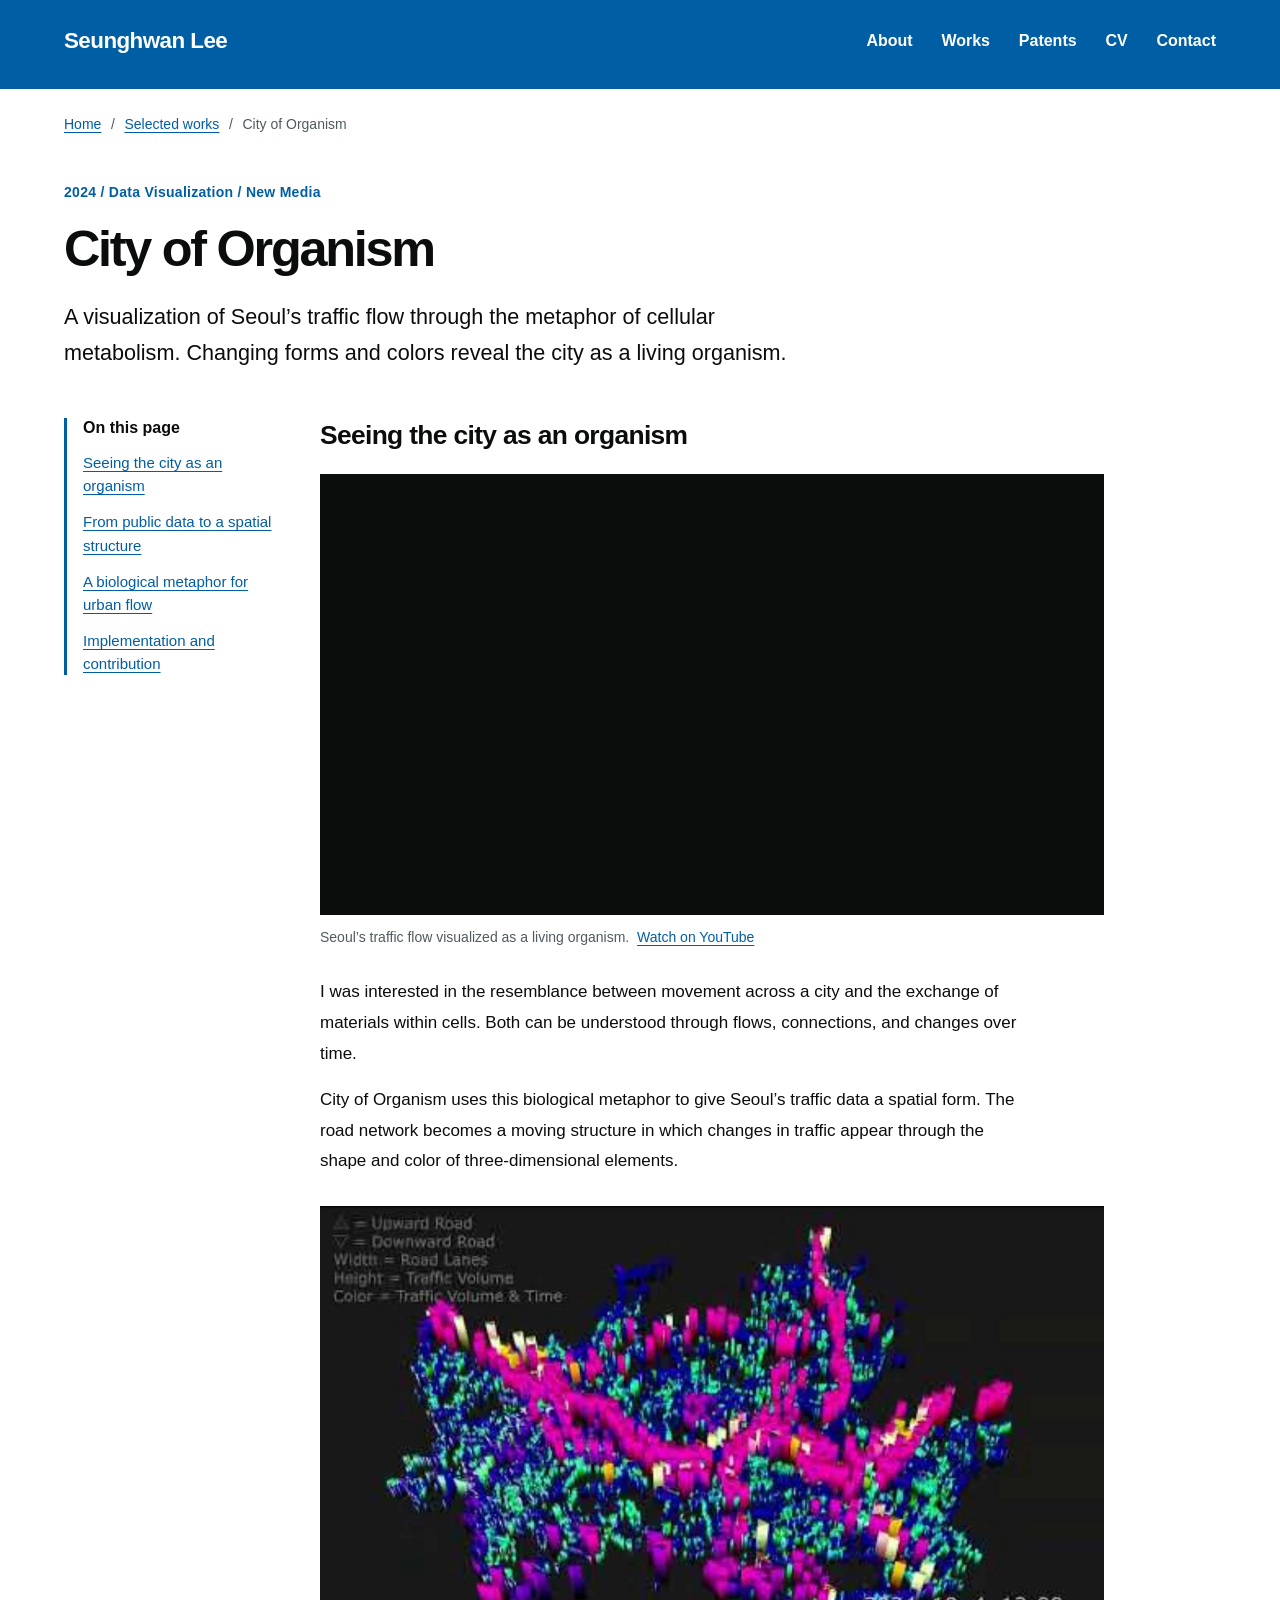
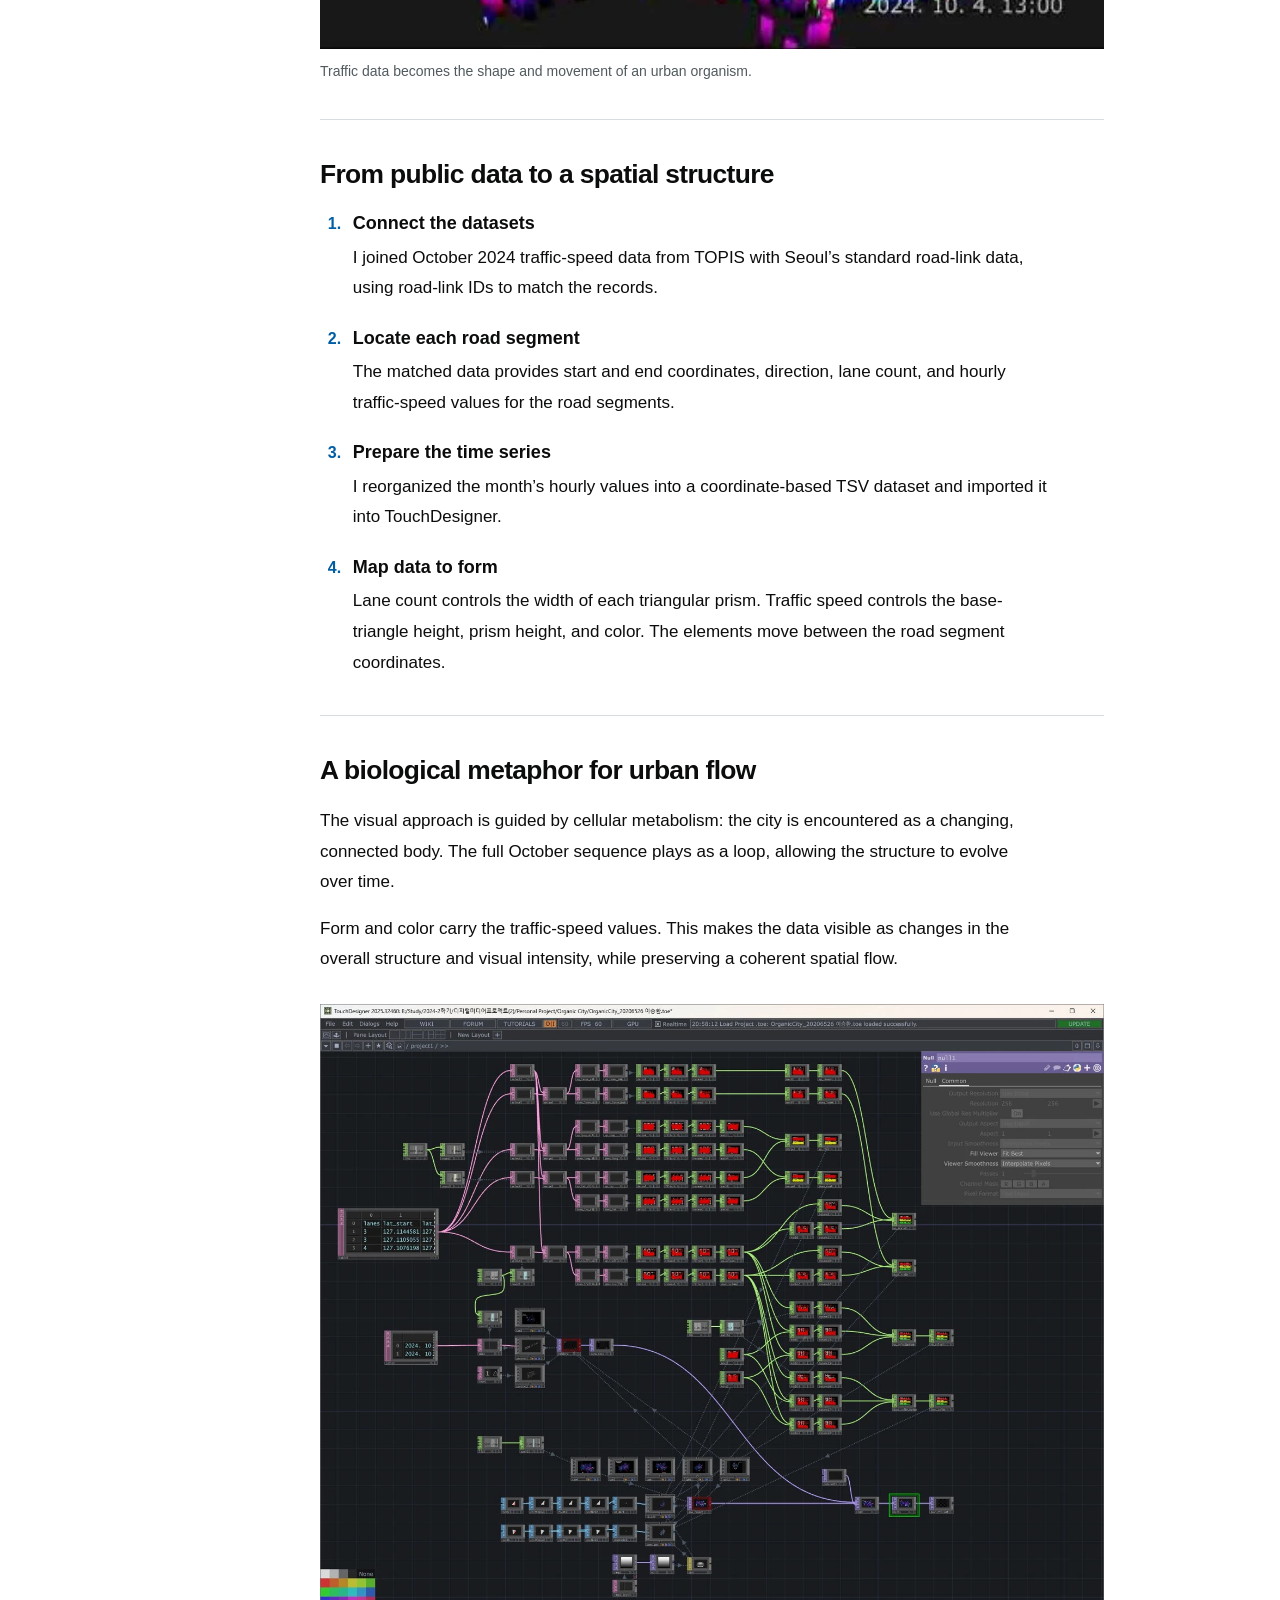
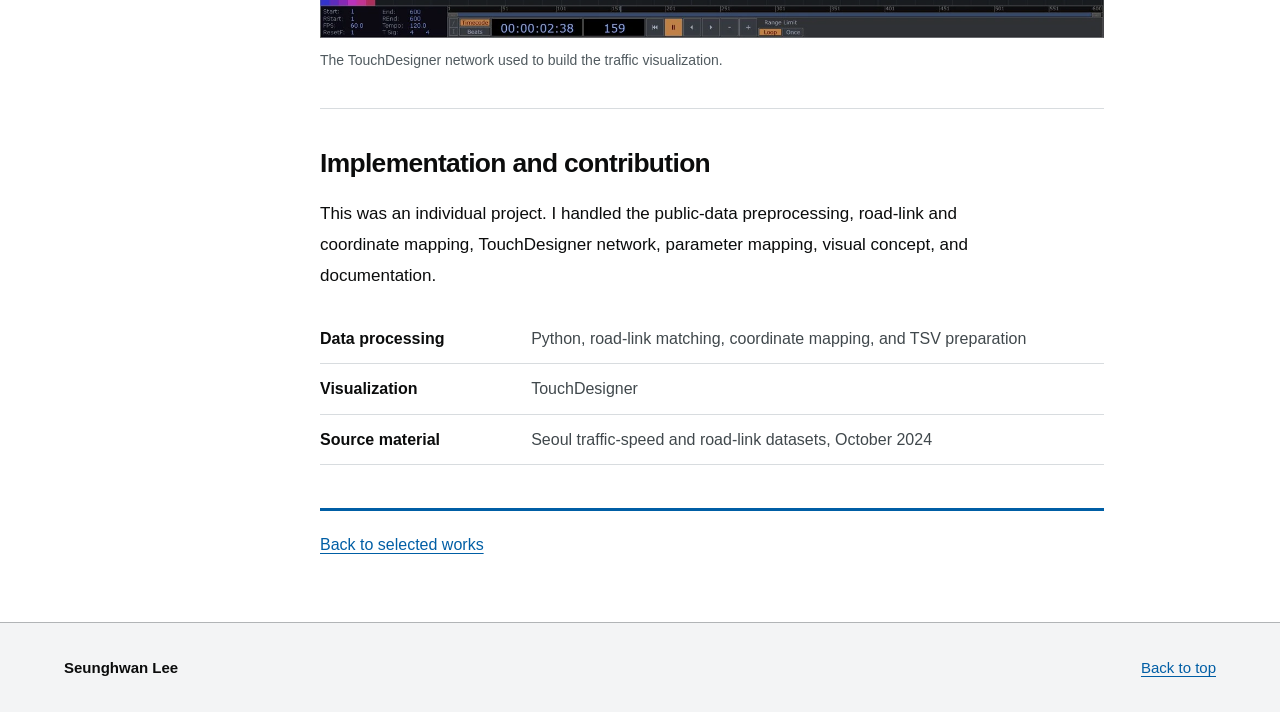
<file: projects/city-of-organism.html>
<!doctype html>
<html lang="en">
<head>
  <meta charset="utf-8">
  <meta name="viewport" content="width=device-width, initial-scale=1">
  <meta name="referrer" content="strict-origin-when-cross-origin">
  <meta name="description" content="A visualization of Seoul’s traffic flow through the metaphor of cellular metabolism. Changing forms and colors reveal the city as a living organism.">
  <meta name="color-scheme" content="light">
  <meta name="theme-color" content="#005ea5">
  <title>City of Organism | Seunghwan Lee</title>
  <link rel="icon" type="image/svg+xml" href="data:image/svg+xml,%3Csvg xmlns='http://www.w3.org/2000/svg' viewBox='0 0 32 32'%3E%3Crect width='32' height='32' fill='%230b0c0c'/%3E%3Cpath d='M10 6v19h14v-5h-9V6z' fill='white'/%3E%3Cpath d='M0 29h32v3H0z' fill='%231d70b8'/%3E%3C/svg%3E">
  <link rel="stylesheet" href="../styles.css">
  <script src="../video-preview.js" defer></script>
</head>
<body>
  <a class="skip-link" href="#main">Skip to main content</a>
  <header class="site-header">
    <div class="container header-inner">
      <a class="site-name" href="../index.html#about">Seunghwan Lee</a>
      <nav aria-label="Main navigation"><ul class="navigation"><li><a href="../index.html#about">About</a></li><li><a href="../index.html#work">Works</a></li><li><a href="../index.html#patents">Patents</a></li><li><a href="../index.html#cv">CV</a></li><li><a href="../index.html#contact">Contact</a></li></ul></nav>
    </div>
  </header>
  <main id="main" class="container" tabindex="-1">

    <div id="top"></div>
    <nav class="breadcrumbs" aria-label="Breadcrumb">
      <ol><li><a href="../index.html">Home</a></li><li><a href="../index.html#work">Selected works</a></li><li aria-current="page">City of Organism</li></ol>
    </nav>
    <header class="detail-header">
      <p class="eyebrow">2024 / Data Visualization / New Media</p>
      <h1>City of Organism</h1>
      <p class="detail-lead">A visualization of Seoul’s traffic flow through the metaphor of cellular metabolism. Changing forms and colors reveal the city as a living organism.</p>
      
    </header>
    <div class="detail-layout">
      <aside class="contents">
        <nav aria-label="On this page"><h2>On this page</h2><ul><li><a href="#concept">Seeing the city as an organism</a></li><li><a href="#data">From public data to a spatial structure</a></li><li><a href="#visual-approach">A biological metaphor for urban flow</a></li><li><a href="#implementation">Implementation and contribution</a></li></ul></nav>
      </aside>
      <div class="detail-body">
        <section id="concept" class="detail-section" aria-labelledby="concept-heading"><h2 id="concept-heading">Seeing the city as an organism</h2><figure class="video" data-poster="../assets/city-of-organism.webp">
      <div class="video-frame">
        <iframe width="960" height="540"
          src="https://www.youtube-nocookie.com/embed/7Uyt15TXl0M?playsinline=1&amp;rel=0"
          title="City of Organism — Seoul’s traffic flow visualized as a living organism." loading="eager"
          referrerpolicy="strict-origin-when-cross-origin"
          allow="accelerometer; encrypted-media; gyroscope; picture-in-picture; fullscreen; web-share"
          allowfullscreen></iframe>
      </div>
      <figcaption>Seoul’s traffic flow visualized as a living organism. <a href="https://youtu.be/7Uyt15TXl0M">Watch on YouTube</a></figcaption>
    </figure>
                <p>I was interested in the resemblance between movement across a city and the exchange of materials within cells. Both can be understood through flows, connections, and changes over time.</p>
                <p>City of Organism uses this biological metaphor to give Seoul’s traffic data a spatial form. The road network becomes a moving structure in which changes in traffic appear through the shape and color of three-dimensional elements.</p>
                <figure class="detail-figure"><img src="../assets/city-of-organism.webp" width="1200" height="678" fetchpriority="high" alt="Seoul’s road network visualized as moving blue, pink, and green three-dimensional forms against a black background."><figcaption>Traffic data becomes the shape and movement of an urban organism.</figcaption></figure>
            </section><section id="data" class="detail-section" aria-labelledby="data-heading"><h2 id="data-heading">From public data to a spatial structure</h2>
                <ol class="steps">
                  <li><h3>Connect the datasets</h3><p>I joined October 2024 traffic-speed data from TOPIS with Seoul’s standard road-link data, using road-link IDs to match the records.</p></li>
                  <li><h3>Locate each road segment</h3><p>The matched data provides start and end coordinates, direction, lane count, and hourly traffic-speed values for the road segments.</p></li>
                  <li><h3>Prepare the time series</h3><p>I reorganized the month’s hourly values into a coordinate-based TSV dataset and imported it into TouchDesigner.</p></li>
                  <li><h3>Map data to form</h3><p>Lane count controls the width of each triangular prism. Traffic speed controls the base-triangle height, prism height, and color. The elements move between the road segment coordinates.</p></li>
                </ol>
            </section><section id="visual-approach" class="detail-section" aria-labelledby="visual-approach-heading"><h2 id="visual-approach-heading">A biological metaphor for urban flow</h2>
                <p>The visual approach is guided by cellular metabolism: the city is encountered as a changing, connected body. The full October sequence plays as a loop, allowing the structure to evolve over time.</p>
                <p>Form and color carry the traffic-speed values. This makes the data visible as changes in the overall structure and visual intensity, while preserving a coherent spatial flow.</p>
                <figure class="detail-figure"><img src="../assets/city-network.webp" width="1440" height="1165" loading="lazy" decoding="async" alt="A TouchDesigner network connecting traffic data to a three-dimensional visualization."><figcaption>The TouchDesigner network used to build the traffic visualization.</figcaption></figure>
            </section><section id="implementation" class="detail-section" aria-labelledby="implementation-heading"><h2 id="implementation-heading">Implementation and contribution</h2>
                <p>This was an individual project. I handled the public-data preprocessing, road-link and coordinate mapping, TouchDesigner network, parameter mapping, visual concept, and documentation.</p>
                <dl class="facts">
                  <div><dt>Data processing</dt><dd>Python, road-link matching, coordinate mapping, and TSV preparation</dd></div>
                  <div><dt>Visualization</dt><dd>TouchDesigner</dd></div>
                  <div><dt>Source material</dt><dd>Seoul traffic-speed and road-link datasets, October 2024</dd></div>
                </dl>
            </section>
        <nav class="return-link" aria-label="Return to overview"><a href="../index.html#work">Back to selected works</a></nav>
      </div>
    </div>

  </main>
  <footer class="site-footer">
    <div class="container footer-inner">
      <p>Seunghwan Lee</p>
      <a href="#top">Back to top</a>
    </div>
  </footer>
</body>
</html>
</file>
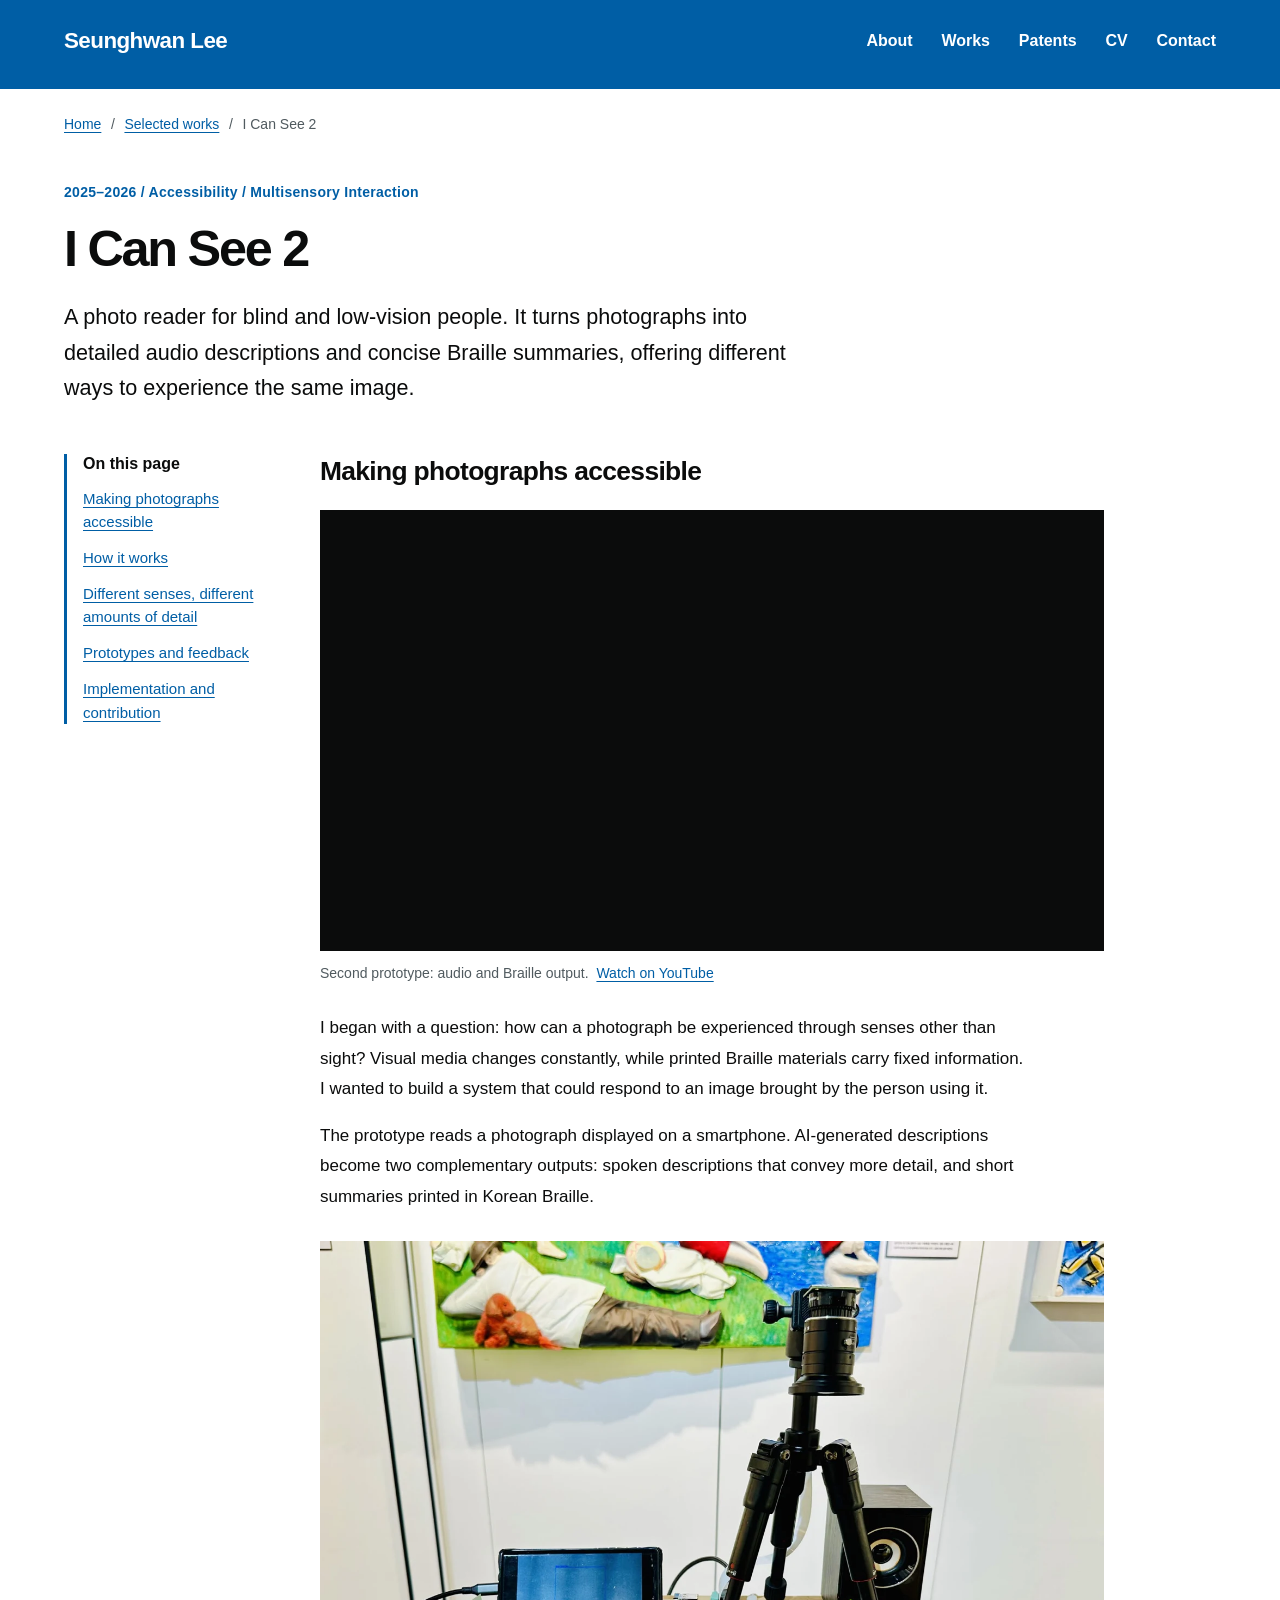
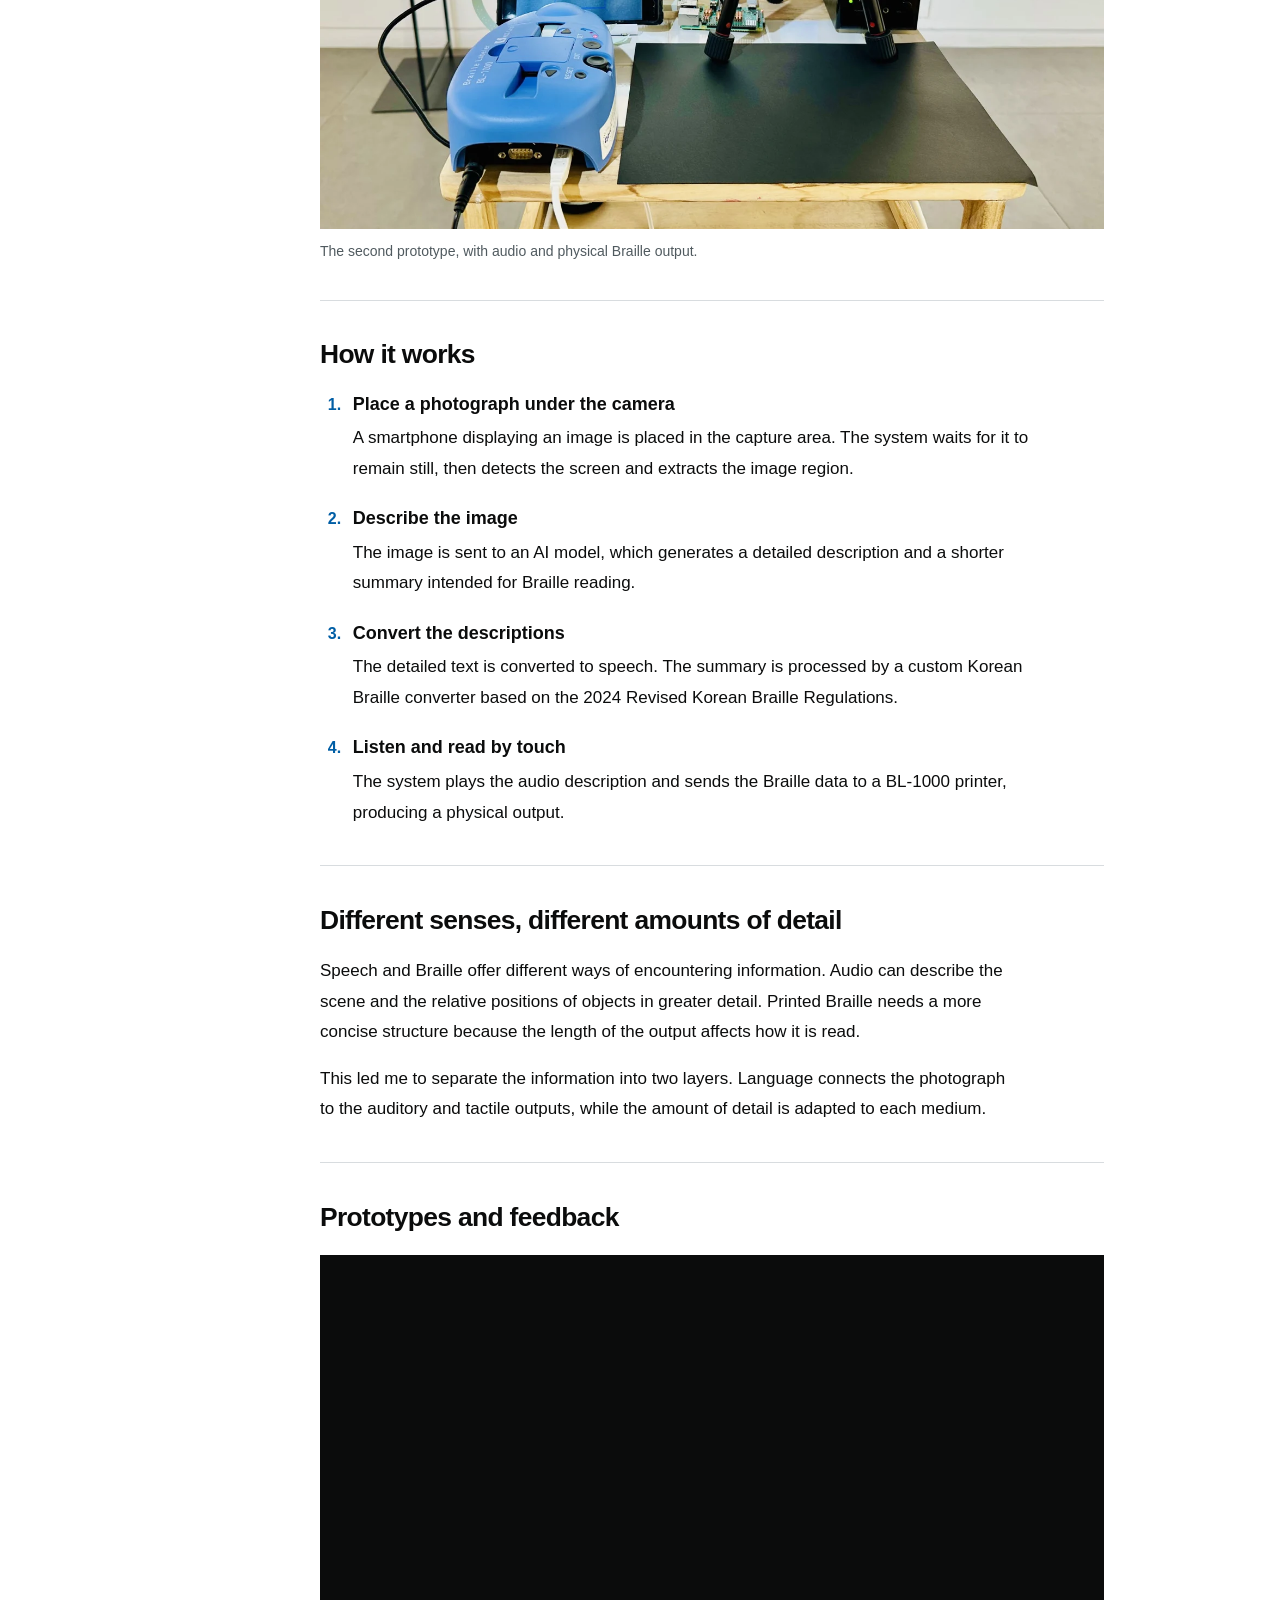
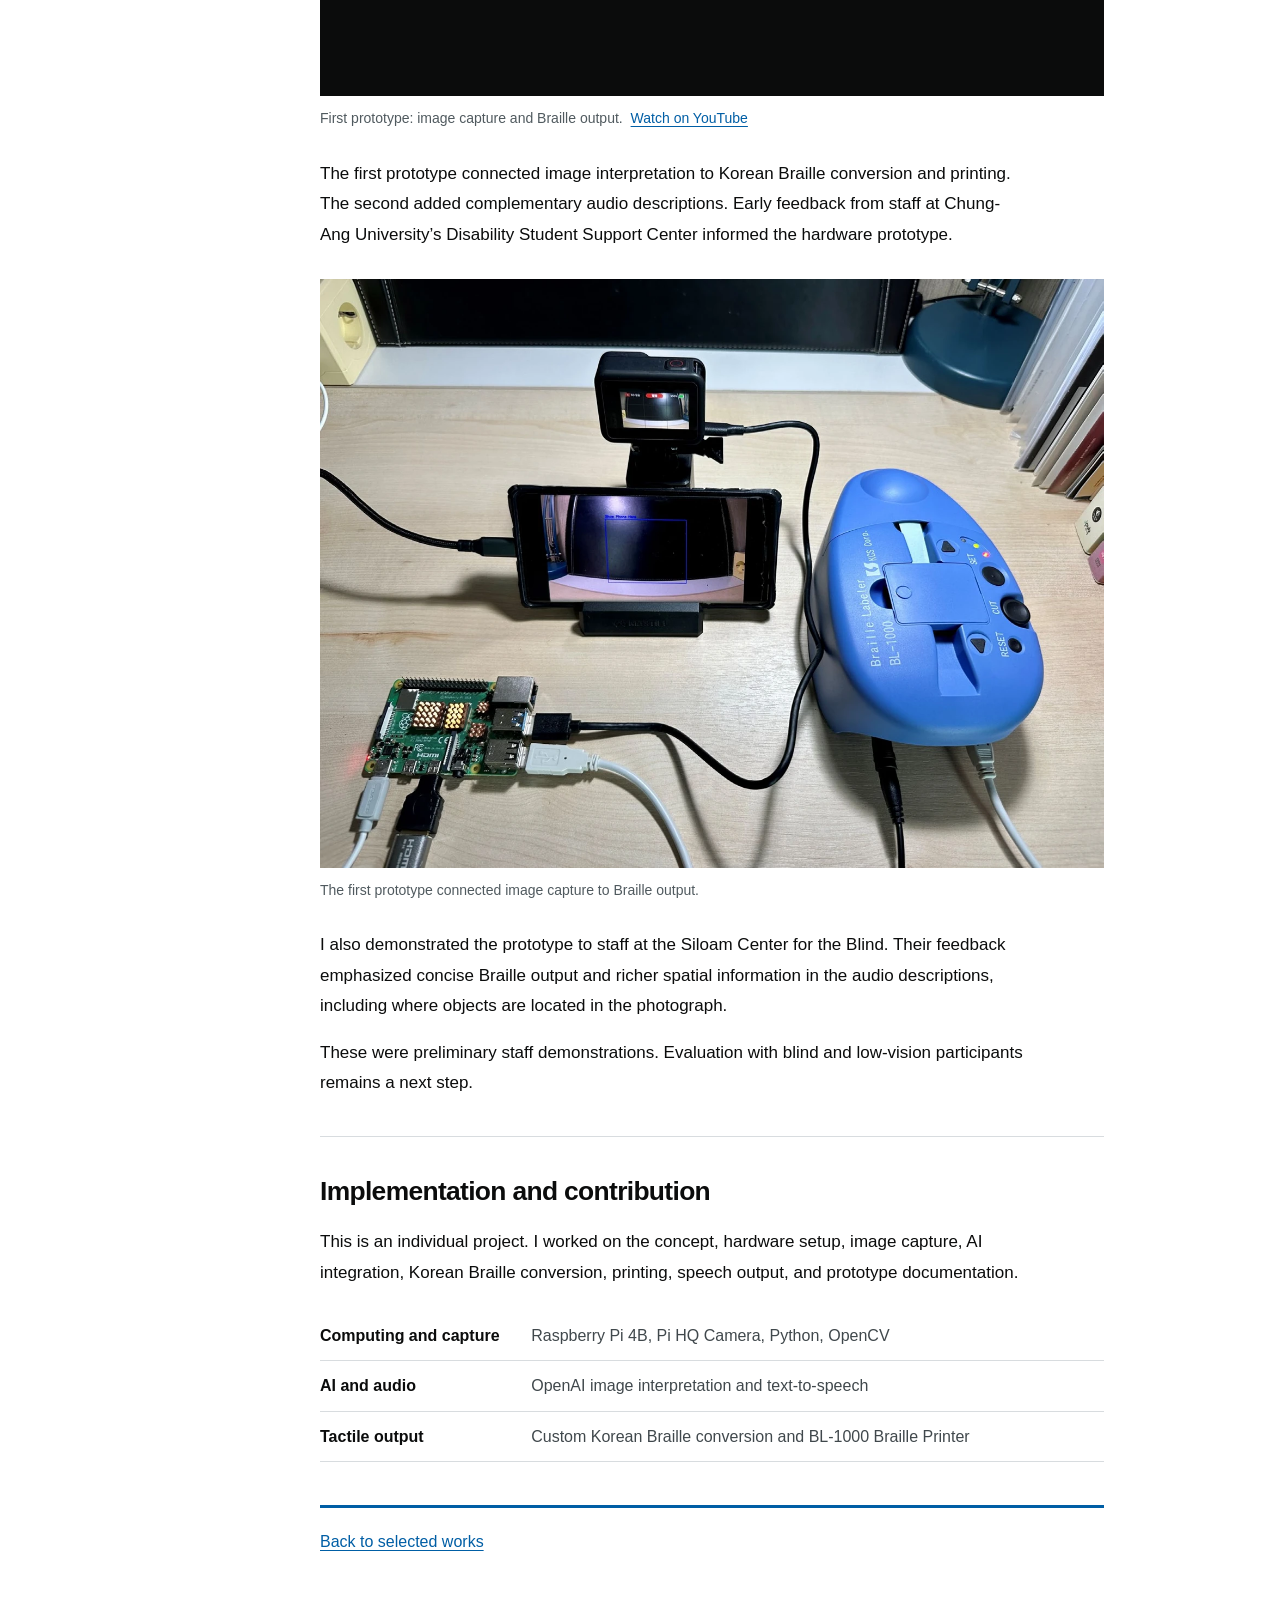
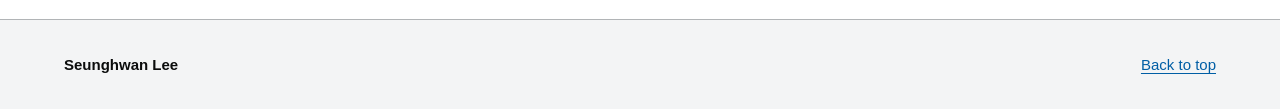
<file: projects/i-can-see-2.html>
<!doctype html>
<html lang="en">
<head>
  <meta charset="utf-8">
  <meta name="viewport" content="width=device-width, initial-scale=1">
  <meta name="referrer" content="strict-origin-when-cross-origin">
  <meta name="description" content="A photo reader for blind and low-vision people. It turns photographs into detailed audio descriptions and concise Braille summaries, offering different ways to experience the same image.">
  <meta name="color-scheme" content="light">
  <meta name="theme-color" content="#005ea5">
  <title>I Can See 2 | Seunghwan Lee</title>
  <link rel="icon" type="image/svg+xml" href="data:image/svg+xml,%3Csvg xmlns='http://www.w3.org/2000/svg' viewBox='0 0 32 32'%3E%3Crect width='32' height='32' fill='%230b0c0c'/%3E%3Cpath d='M10 6v19h14v-5h-9V6z' fill='white'/%3E%3Cpath d='M0 29h32v3H0z' fill='%231d70b8'/%3E%3C/svg%3E">
  <link rel="stylesheet" href="../styles.css">
  <script src="../video-preview.js" defer></script>
</head>
<body>
  <a class="skip-link" href="#main">Skip to main content</a>
  <header class="site-header">
    <div class="container header-inner">
      <a class="site-name" href="../index.html#about">Seunghwan Lee</a>
      <nav aria-label="Main navigation"><ul class="navigation"><li><a href="../index.html#about">About</a></li><li><a href="../index.html#work">Works</a></li><li><a href="../index.html#patents">Patents</a></li><li><a href="../index.html#cv">CV</a></li><li><a href="../index.html#contact">Contact</a></li></ul></nav>
    </div>
  </header>
  <main id="main" class="container" tabindex="-1">

    <div id="top"></div>
    <nav class="breadcrumbs" aria-label="Breadcrumb">
      <ol><li><a href="../index.html">Home</a></li><li><a href="../index.html#work">Selected works</a></li><li aria-current="page">I Can See 2</li></ol>
    </nav>
    <header class="detail-header">
      <p class="eyebrow">2025–2026 / Accessibility / Multisensory Interaction</p>
      <h1>I Can See 2</h1>
      <p class="detail-lead">A photo reader for blind and low-vision people. It turns photographs into detailed audio descriptions and concise Braille summaries, offering different ways to experience the same image.</p>
      
    </header>
    <div class="detail-layout">
      <aside class="contents">
        <nav aria-label="On this page"><h2>On this page</h2><ul><li><a href="#motivation">Making photographs accessible</a></li><li><a href="#interaction">How it works</a></li><li><a href="#design">Different senses, different amounts of detail</a></li><li><a href="#feedback">Prototypes and feedback</a></li><li><a href="#implementation">Implementation and contribution</a></li></ul></nav>
      </aside>
      <div class="detail-body">
        <section id="motivation" class="detail-section" aria-labelledby="motivation-heading"><h2 id="motivation-heading">Making photographs accessible</h2><figure class="video" data-poster="../assets/i-can-see-2.webp">
      <div class="video-frame">
        <iframe width="960" height="540"
          src="https://www.youtube-nocookie.com/embed/RqO9xXv41kE?playsinline=1&amp;rel=0"
          title="I Can See 2 — Second prototype: audio and Braille output." loading="eager"
          referrerpolicy="strict-origin-when-cross-origin"
          allow="accelerometer; encrypted-media; gyroscope; picture-in-picture; fullscreen; web-share"
          allowfullscreen></iframe>
      </div>
      <figcaption>Second prototype: audio and Braille output. <a href="https://youtube.com/shorts/RqO9xXv41kE">Watch on YouTube</a></figcaption>
    </figure>
                <p>I began with a question: how can a photograph be experienced through senses other than sight? Visual media changes constantly, while printed Braille materials carry fixed information. I wanted to build a system that could respond to an image brought by the person using it.</p>
                <p>The prototype reads a photograph displayed on a smartphone. AI-generated descriptions become two complementary outputs: spoken descriptions that convey more detail, and short summaries printed in Korean Braille.</p>
                <figure class="detail-figure"><img src="../assets/i-can-see-2.webp" width="1440" height="1080" fetchpriority="high" alt="A camera and smartphone capture setup beside a blue Braille printer on a desk."><figcaption>The second prototype, with audio and physical Braille output.</figcaption></figure>
            </section><section id="interaction" class="detail-section" aria-labelledby="interaction-heading"><h2 id="interaction-heading">How it works</h2>
                <ol class="steps">
                  <li><h3>Place a photograph under the camera</h3><p>A smartphone displaying an image is placed in the capture area. The system waits for it to remain still, then detects the screen and extracts the image region.</p></li>
                  <li><h3>Describe the image</h3><p>The image is sent to an AI model, which generates a detailed description and a shorter summary intended for Braille reading.</p></li>
                  <li><h3>Convert the descriptions</h3><p>The detailed text is converted to speech. The summary is processed by a custom Korean Braille converter based on the 2024 Revised Korean Braille Regulations.</p></li>
                  <li><h3>Listen and read by touch</h3><p>The system plays the audio description and sends the Braille data to a BL-1000 printer, producing a physical output.</p></li>
                </ol>
            </section><section id="design" class="detail-section" aria-labelledby="design-heading"><h2 id="design-heading">Different senses, different amounts of detail</h2>
                <p>Speech and Braille offer different ways of encountering information. Audio can describe the scene and the relative positions of objects in greater detail. Printed Braille needs a more concise structure because the length of the output affects how it is read.</p>
                <p>This led me to separate the information into two layers. Language connects the photograph to the auditory and tactile outputs, while the amount of detail is adapted to each medium.</p>
            </section><section id="feedback" class="detail-section" aria-labelledby="feedback-heading"><h2 id="feedback-heading">Prototypes and feedback</h2><figure class="video" data-poster="../assets/i-can-see-2-v1.webp">
      <div class="video-frame">
        <iframe width="960" height="540"
          src="https://www.youtube-nocookie.com/embed/UA_z8u3Ll_Q?playsinline=1&amp;rel=0"
          title="I Can See 2 — first prototype demonstration" loading="lazy"
          referrerpolicy="strict-origin-when-cross-origin"
          allow="accelerometer; encrypted-media; gyroscope; picture-in-picture; fullscreen; web-share"
          allowfullscreen></iframe>
      </div>
      <figcaption>First prototype: image capture and Braille output. <a href="https://youtu.be/UA_z8u3Ll_Q">Watch on YouTube</a></figcaption>
    </figure>
                <p>The first prototype connected image interpretation to Korean Braille conversion and printing. The second added complementary audio descriptions. Early feedback from staff at Chung-Ang University’s Disability Student Support Center informed the hardware prototype.</p>
                <figure class="detail-figure"><img src="../assets/i-can-see-2-v1.webp" width="1440" height="1081" loading="lazy" decoding="async" alt="The first prototype with a Raspberry Pi, smartphone, camera, and blue Braille printer."><figcaption>The first prototype connected image capture to Braille output.</figcaption></figure>
                <p>I also demonstrated the prototype to staff at the Siloam Center for the Blind. Their feedback emphasized concise Braille output and richer spatial information in the audio descriptions, including where objects are located in the photograph.</p>
                <p>These were preliminary staff demonstrations. Evaluation with blind and low-vision participants remains a next step.</p>
            </section><section id="implementation" class="detail-section" aria-labelledby="implementation-heading"><h2 id="implementation-heading">Implementation and contribution</h2>
                <p>This is an individual project. I worked on the concept, hardware setup, image capture, AI integration, Korean Braille conversion, printing, speech output, and prototype documentation.</p>
                <dl class="facts">
                  <div><dt>Computing and capture</dt><dd>Raspberry Pi 4B, Pi HQ Camera, Python, OpenCV</dd></div>
                  <div><dt>AI and audio</dt><dd>OpenAI image interpretation and text-to-speech</dd></div>
                  <div><dt>Tactile output</dt><dd>Custom Korean Braille conversion and BL-1000 Braille Printer</dd></div>
                </dl>
            </section>
        <nav class="return-link" aria-label="Return to overview"><a href="../index.html#work">Back to selected works</a></nav>
      </div>
    </div>

  </main>
  <footer class="site-footer">
    <div class="container footer-inner">
      <p>Seunghwan Lee</p>
      <a href="#top">Back to top</a>
    </div>
  </footer>
</body>
</html>
</file>
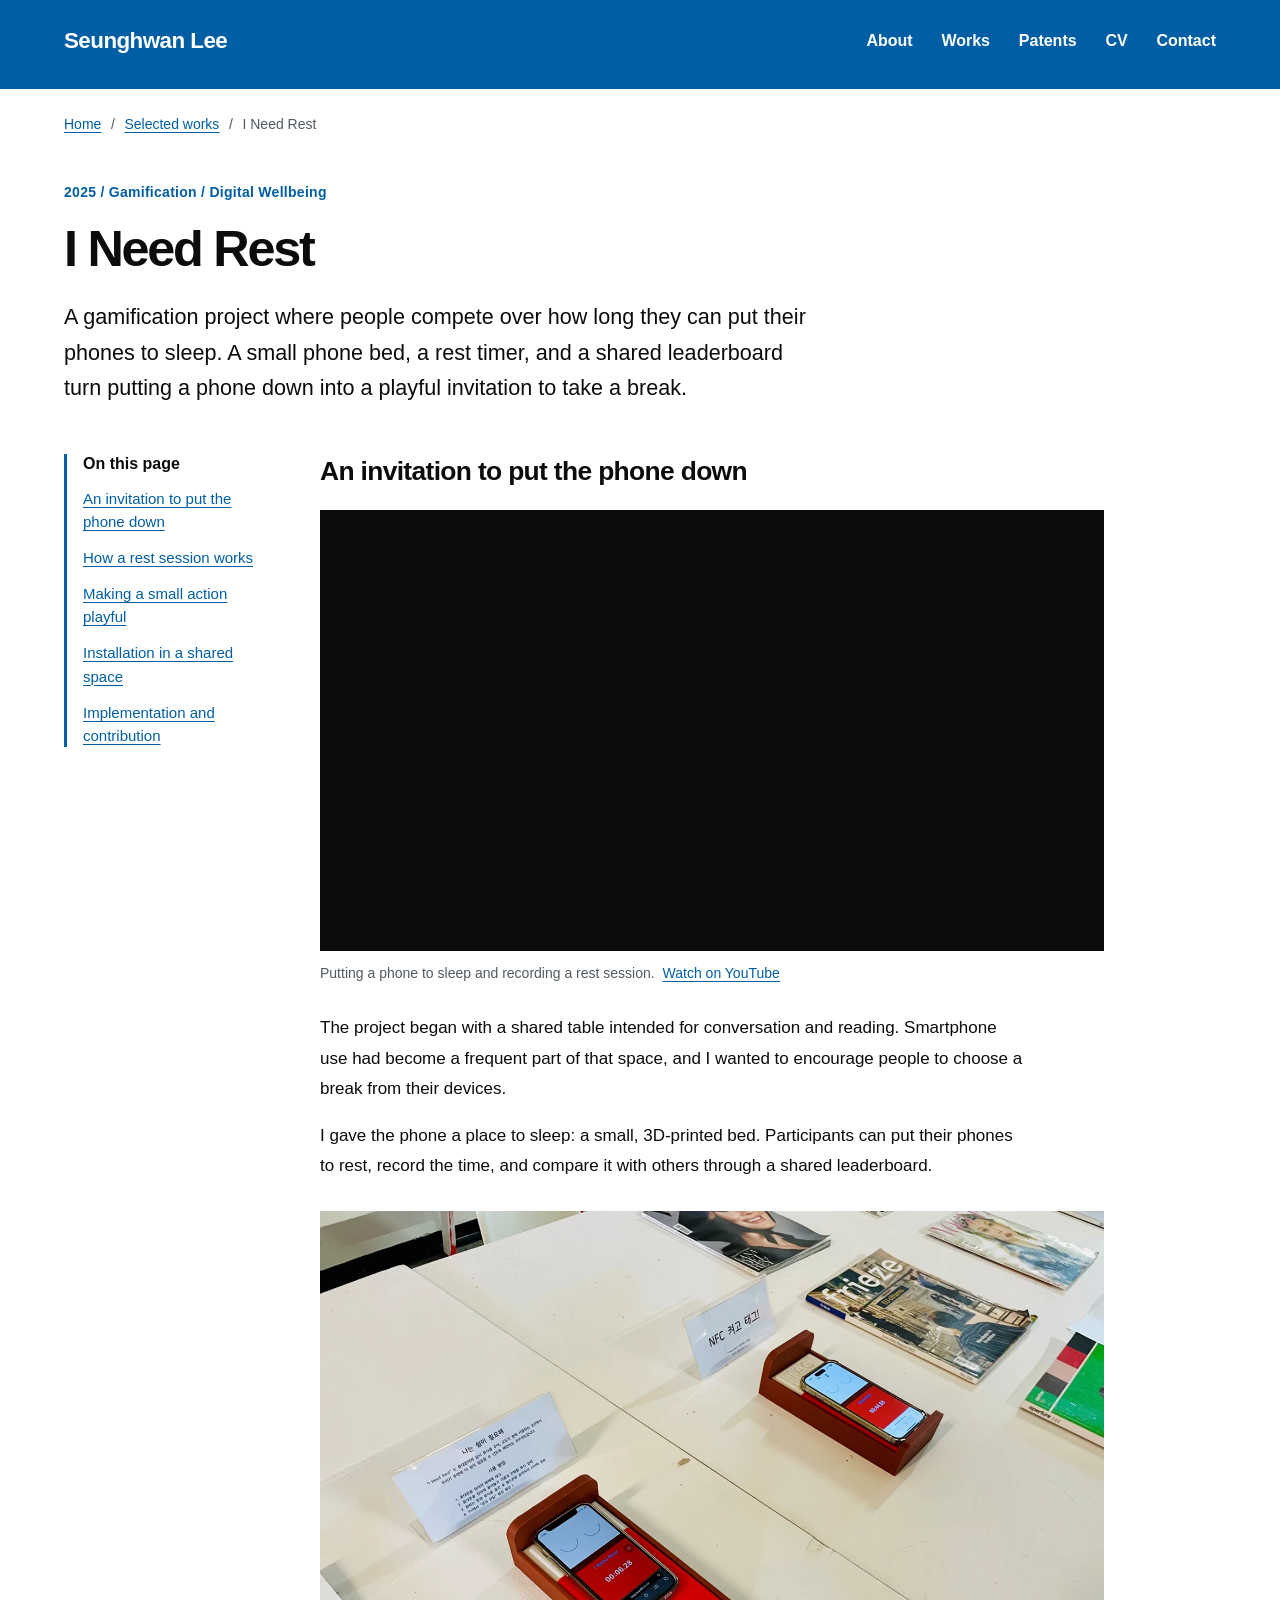
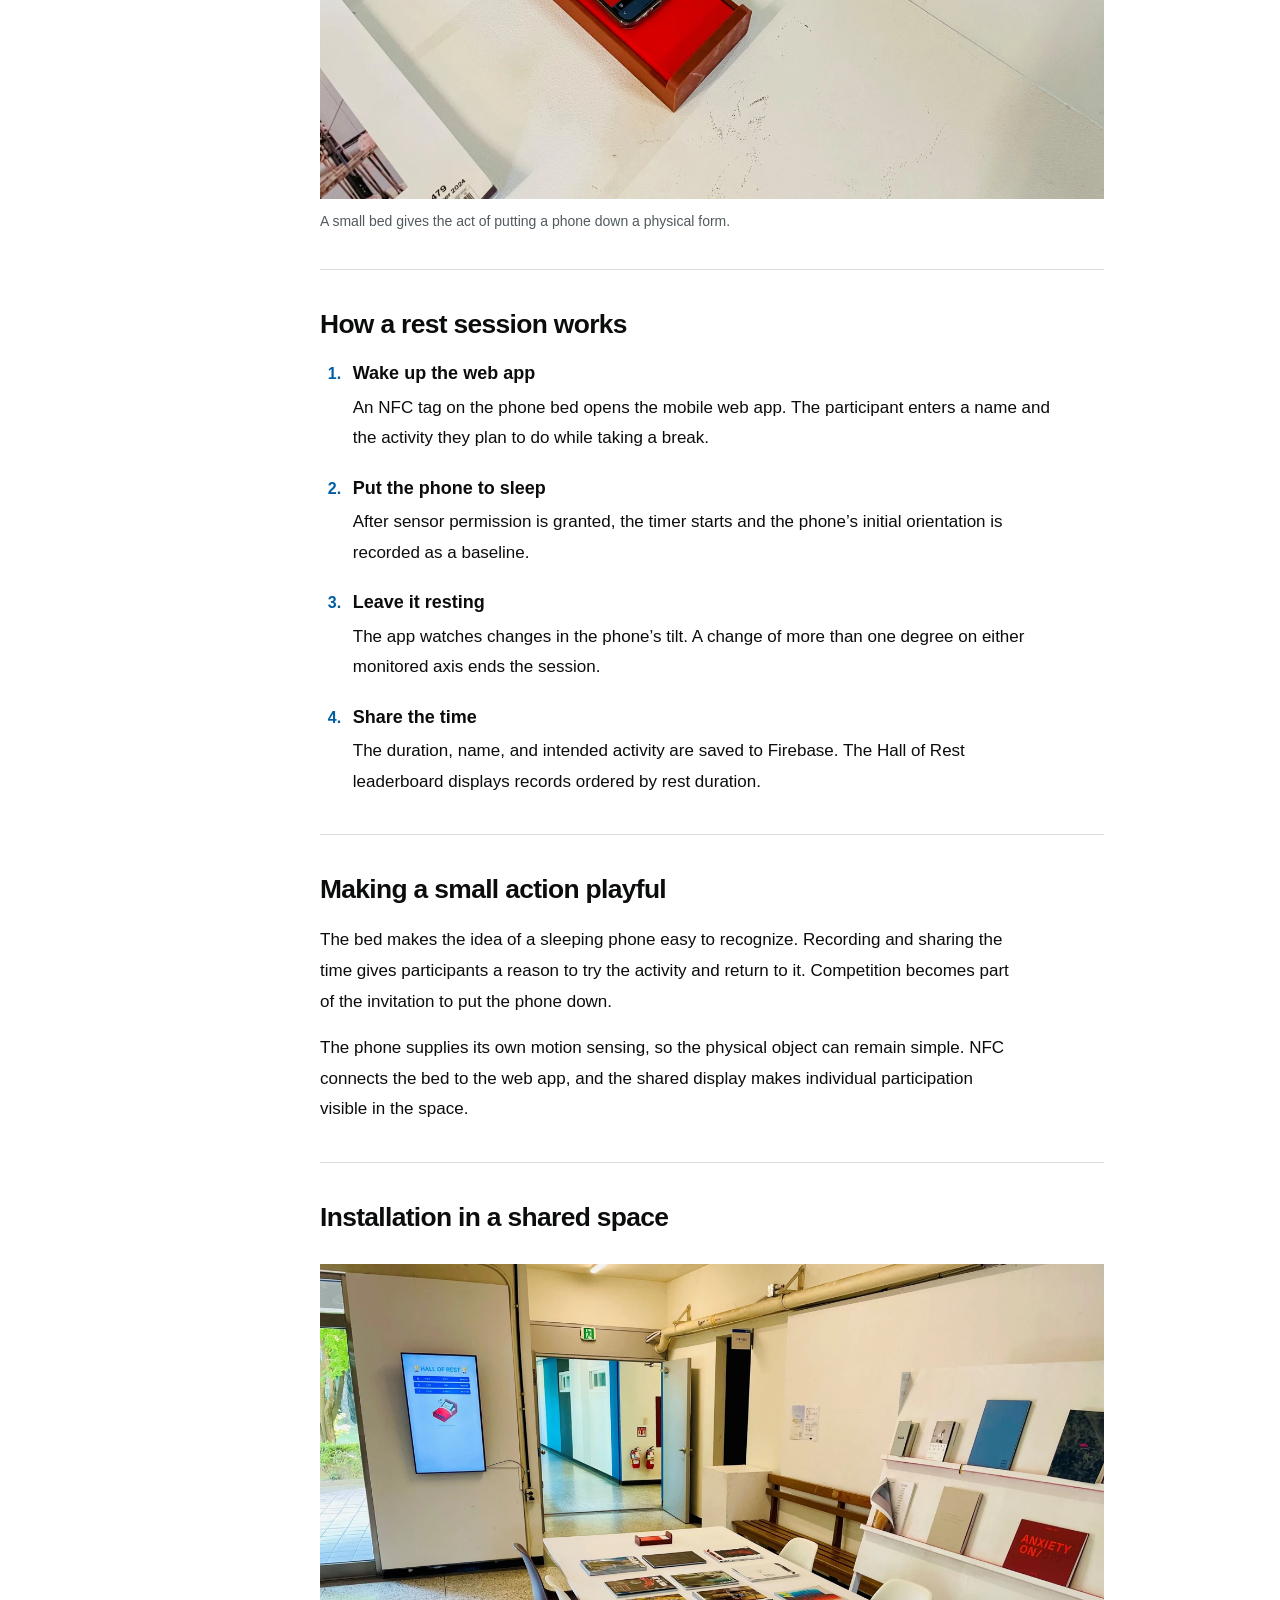
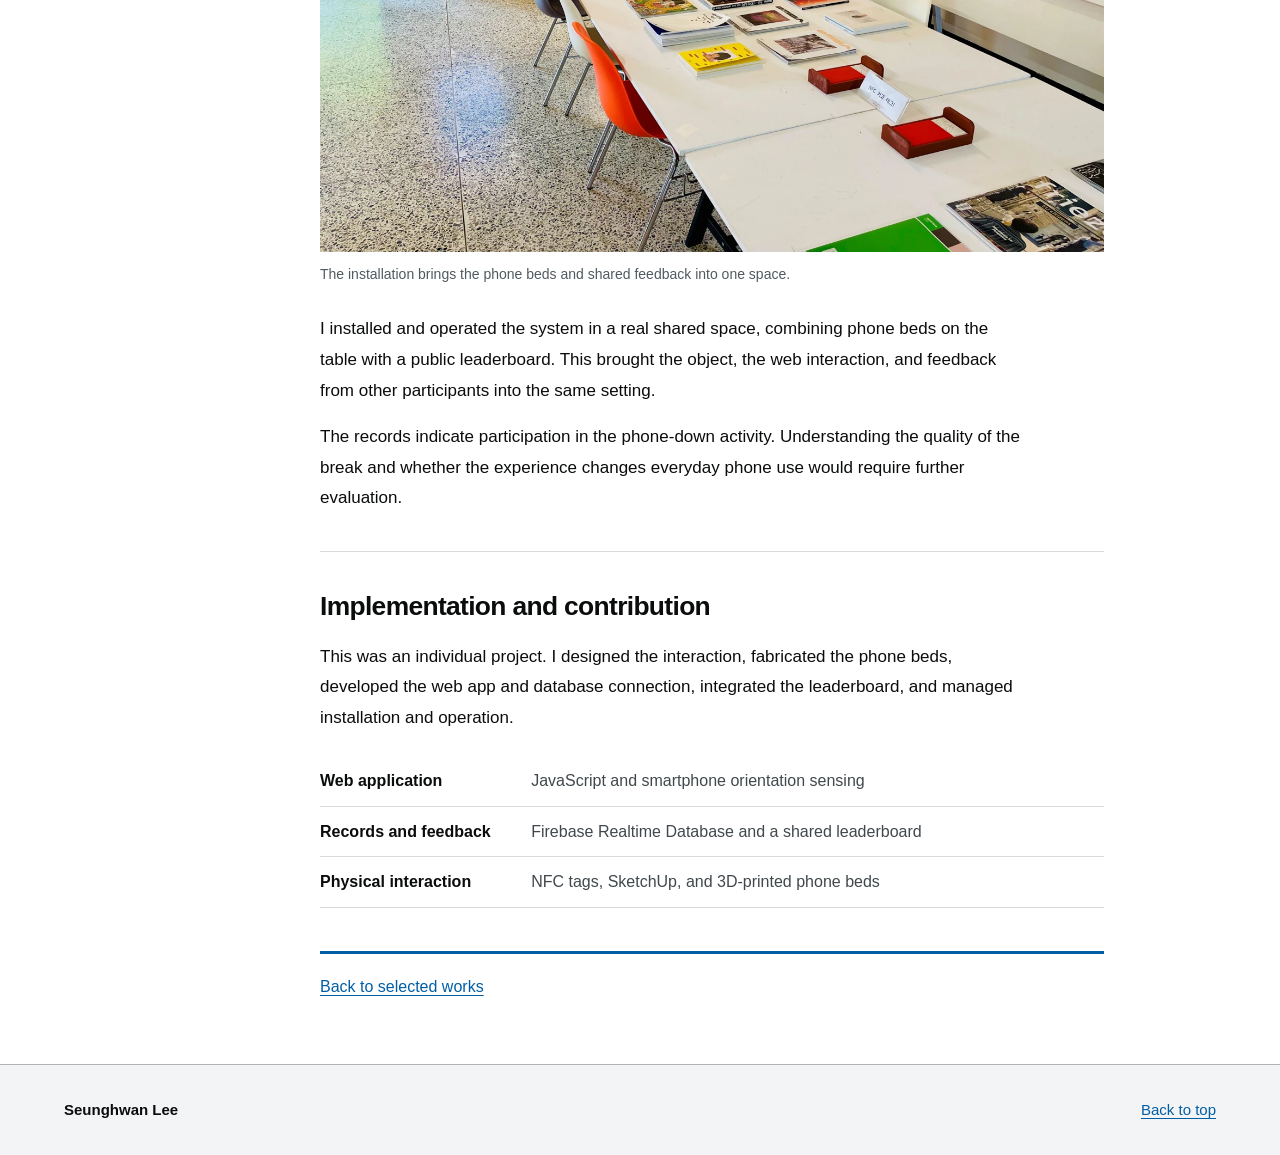
<file: projects/i-need-rest.html>
<!doctype html>
<html lang="en">
<head>
  <meta charset="utf-8">
  <meta name="viewport" content="width=device-width, initial-scale=1">
  <meta name="referrer" content="strict-origin-when-cross-origin">
  <meta name="description" content="A gamification project where people compete over how long they can put their phones to sleep. A small phone bed, a rest timer, and a shared leaderboard turn putting a phone down into a playful invitation to take a break.">
  <meta name="color-scheme" content="light">
  <meta name="theme-color" content="#005ea5">
  <title>I Need Rest | Seunghwan Lee</title>
  <link rel="icon" type="image/svg+xml" href="data:image/svg+xml,%3Csvg xmlns='http://www.w3.org/2000/svg' viewBox='0 0 32 32'%3E%3Crect width='32' height='32' fill='%230b0c0c'/%3E%3Cpath d='M10 6v19h14v-5h-9V6z' fill='white'/%3E%3Cpath d='M0 29h32v3H0z' fill='%231d70b8'/%3E%3C/svg%3E">
  <link rel="stylesheet" href="../styles.css">
  <script src="../video-preview.js" defer></script>
</head>
<body>
  <a class="skip-link" href="#main">Skip to main content</a>
  <header class="site-header">
    <div class="container header-inner">
      <a class="site-name" href="../index.html#about">Seunghwan Lee</a>
      <nav aria-label="Main navigation"><ul class="navigation"><li><a href="../index.html#about">About</a></li><li><a href="../index.html#work">Works</a></li><li><a href="../index.html#patents">Patents</a></li><li><a href="../index.html#cv">CV</a></li><li><a href="../index.html#contact">Contact</a></li></ul></nav>
    </div>
  </header>
  <main id="main" class="container" tabindex="-1">

    <div id="top"></div>
    <nav class="breadcrumbs" aria-label="Breadcrumb">
      <ol><li><a href="../index.html">Home</a></li><li><a href="../index.html#work">Selected works</a></li><li aria-current="page">I Need Rest</li></ol>
    </nav>
    <header class="detail-header">
      <p class="eyebrow">2025 / Gamification / Digital Wellbeing</p>
      <h1>I Need Rest</h1>
      <p class="detail-lead">A gamification project where people compete over how long they can put their phones to sleep. A small phone bed, a rest timer, and a shared leaderboard turn putting a phone down into a playful invitation to take a break.</p>
      
    </header>
    <div class="detail-layout">
      <aside class="contents">
        <nav aria-label="On this page"><h2>On this page</h2><ul><li><a href="#setting">An invitation to put the phone down</a></li><li><a href="#interaction">How a rest session works</a></li><li><a href="#design">Making a small action playful</a></li><li><a href="#installation">Installation in a shared space</a></li><li><a href="#implementation">Implementation and contribution</a></li></ul></nav>
      </aside>
      <div class="detail-body">
        <section id="setting" class="detail-section" aria-labelledby="setting-heading"><h2 id="setting-heading">An invitation to put the phone down</h2><figure class="video" data-poster="../assets/i-need-rest.webp">
      <div class="video-frame">
        <iframe width="960" height="540"
          src="https://www.youtube-nocookie.com/embed/LiPgG6g4JF8?playsinline=1&amp;rel=0"
          title="I Need Rest — Putting a phone to sleep and recording a rest session." loading="eager"
          referrerpolicy="strict-origin-when-cross-origin"
          allow="accelerometer; encrypted-media; gyroscope; picture-in-picture; fullscreen; web-share"
          allowfullscreen></iframe>
      </div>
      <figcaption>Putting a phone to sleep and recording a rest session. <a href="https://youtu.be/LiPgG6g4JF8">Watch on YouTube</a></figcaption>
    </figure>
                <p>The project began with a shared table intended for conversation and reading. Smartphone use had become a frequent part of that space, and I wanted to encourage people to choose a break from their devices.</p>
                <p>I gave the phone a place to sleep: a small, 3D-printed bed. Participants can put their phones to rest, record the time, and compare it with others through a shared leaderboard.</p>
                <figure class="detail-figure"><img src="../assets/i-need-rest.webp" width="1440" height="1080" fetchpriority="high" alt="A smartphone resting on a small red bed on a shared table, next to instructions for participation."><figcaption>A small bed gives the act of putting a phone down a physical form.</figcaption></figure>
            </section><section id="interaction" class="detail-section" aria-labelledby="interaction-heading"><h2 id="interaction-heading">How a rest session works</h2>
                <ol class="steps">
                  <li><h3>Wake up the web app</h3><p>An NFC tag on the phone bed opens the mobile web app. The participant enters a name and the activity they plan to do while taking a break.</p></li>
                  <li><h3>Put the phone to sleep</h3><p>After sensor permission is granted, the timer starts and the phone’s initial orientation is recorded as a baseline.</p></li>
                  <li><h3>Leave it resting</h3><p>The app watches changes in the phone’s tilt. A change of more than one degree on either monitored axis ends the session.</p></li>
                  <li><h3>Share the time</h3><p>The duration, name, and intended activity are saved to Firebase. The Hall of Rest leaderboard displays records ordered by rest duration.</p></li>
                </ol>
            </section><section id="design" class="detail-section" aria-labelledby="design-heading"><h2 id="design-heading">Making a small action playful</h2>
                <p>The bed makes the idea of a sleeping phone easy to recognize. Recording and sharing the time gives participants a reason to try the activity and return to it. Competition becomes part of the invitation to put the phone down.</p>
                <p>The phone supplies its own motion sensing, so the physical object can remain simple. NFC connects the bed to the web app, and the shared display makes individual participation visible in the space.</p>
            </section><section id="installation" class="detail-section" aria-labelledby="installation-heading"><h2 id="installation-heading">Installation in a shared space</h2>
                <figure class="detail-figure"><img src="../assets/rest-installation.webp" width="1440" height="1080" loading="lazy" decoding="async" alt="Phone beds on a shared reading table, with a large leaderboard screen nearby."><figcaption>The installation brings the phone beds and shared feedback into one space.</figcaption></figure>
                <p>I installed and operated the system in a real shared space, combining phone beds on the table with a public leaderboard. This brought the object, the web interaction, and feedback from other participants into the same setting.</p>
                <p>The records indicate participation in the phone-down activity. Understanding the quality of the break and whether the experience changes everyday phone use would require further evaluation.</p>
            </section><section id="implementation" class="detail-section" aria-labelledby="implementation-heading"><h2 id="implementation-heading">Implementation and contribution</h2>
                <p>This was an individual project. I designed the interaction, fabricated the phone beds, developed the web app and database connection, integrated the leaderboard, and managed installation and operation.</p>
                <dl class="facts">
                  <div><dt>Web application</dt><dd>JavaScript and smartphone orientation sensing</dd></div>
                  <div><dt>Records and feedback</dt><dd>Firebase Realtime Database and a shared leaderboard</dd></div>
                  <div><dt>Physical interaction</dt><dd>NFC tags, SketchUp, and 3D-printed phone beds</dd></div>
                </dl>
            </section>
        <nav class="return-link" aria-label="Return to overview"><a href="../index.html#work">Back to selected works</a></nav>
      </div>
    </div>

  </main>
  <footer class="site-footer">
    <div class="container footer-inner">
      <p>Seunghwan Lee</p>
      <a href="#top">Back to top</a>
    </div>
  </footer>
</body>
</html>
</file>
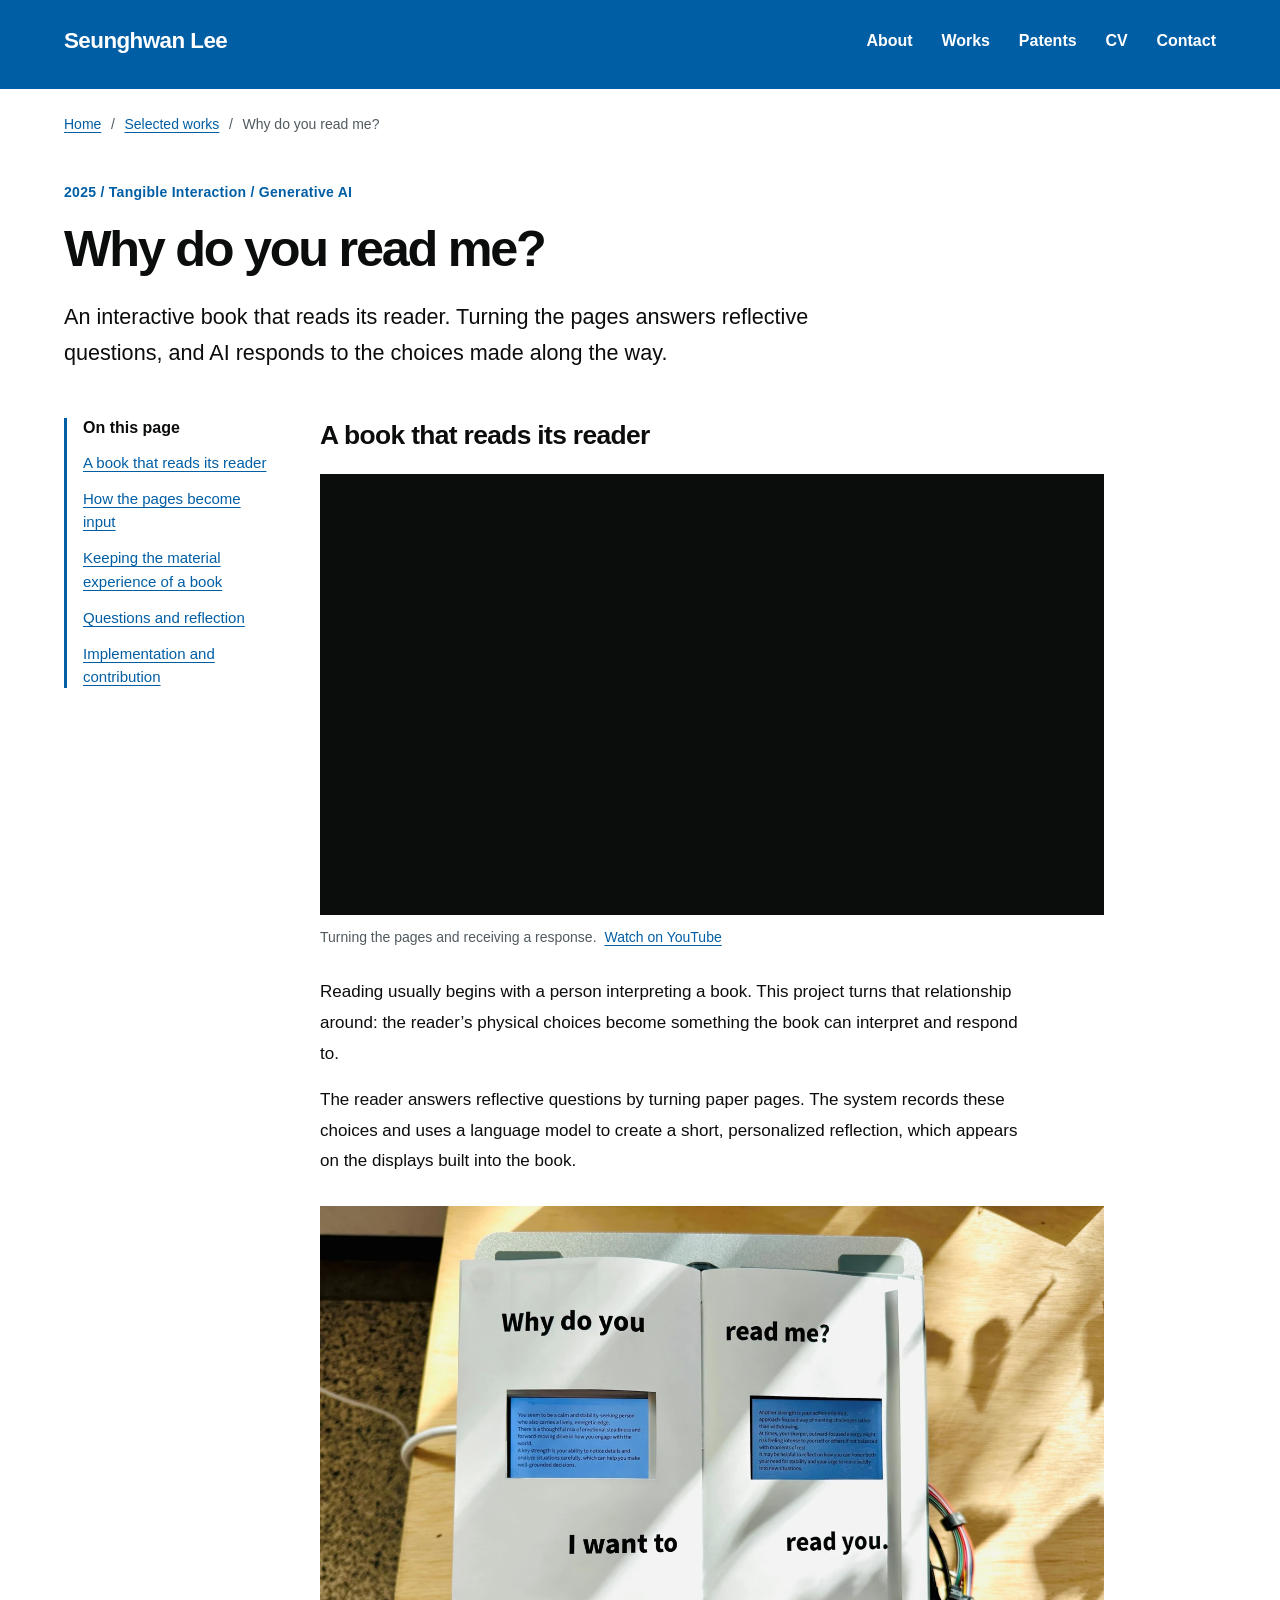
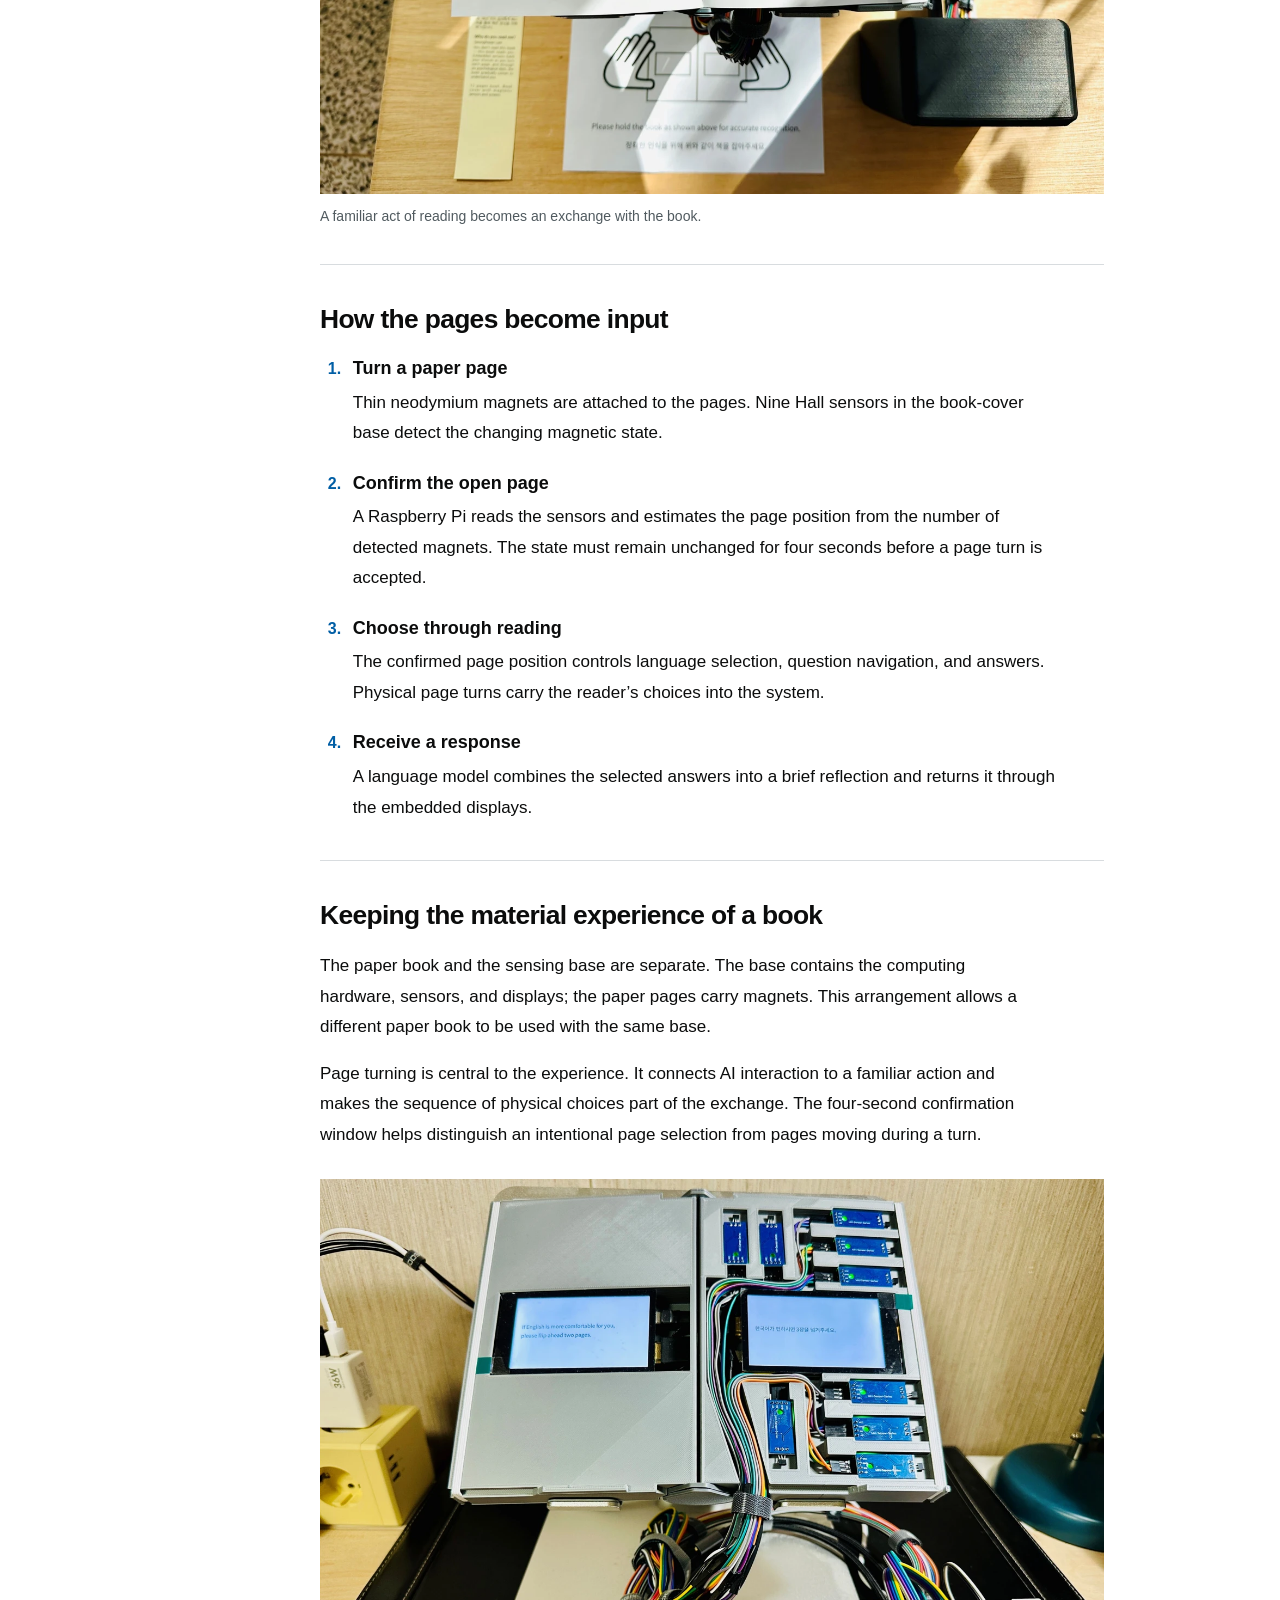
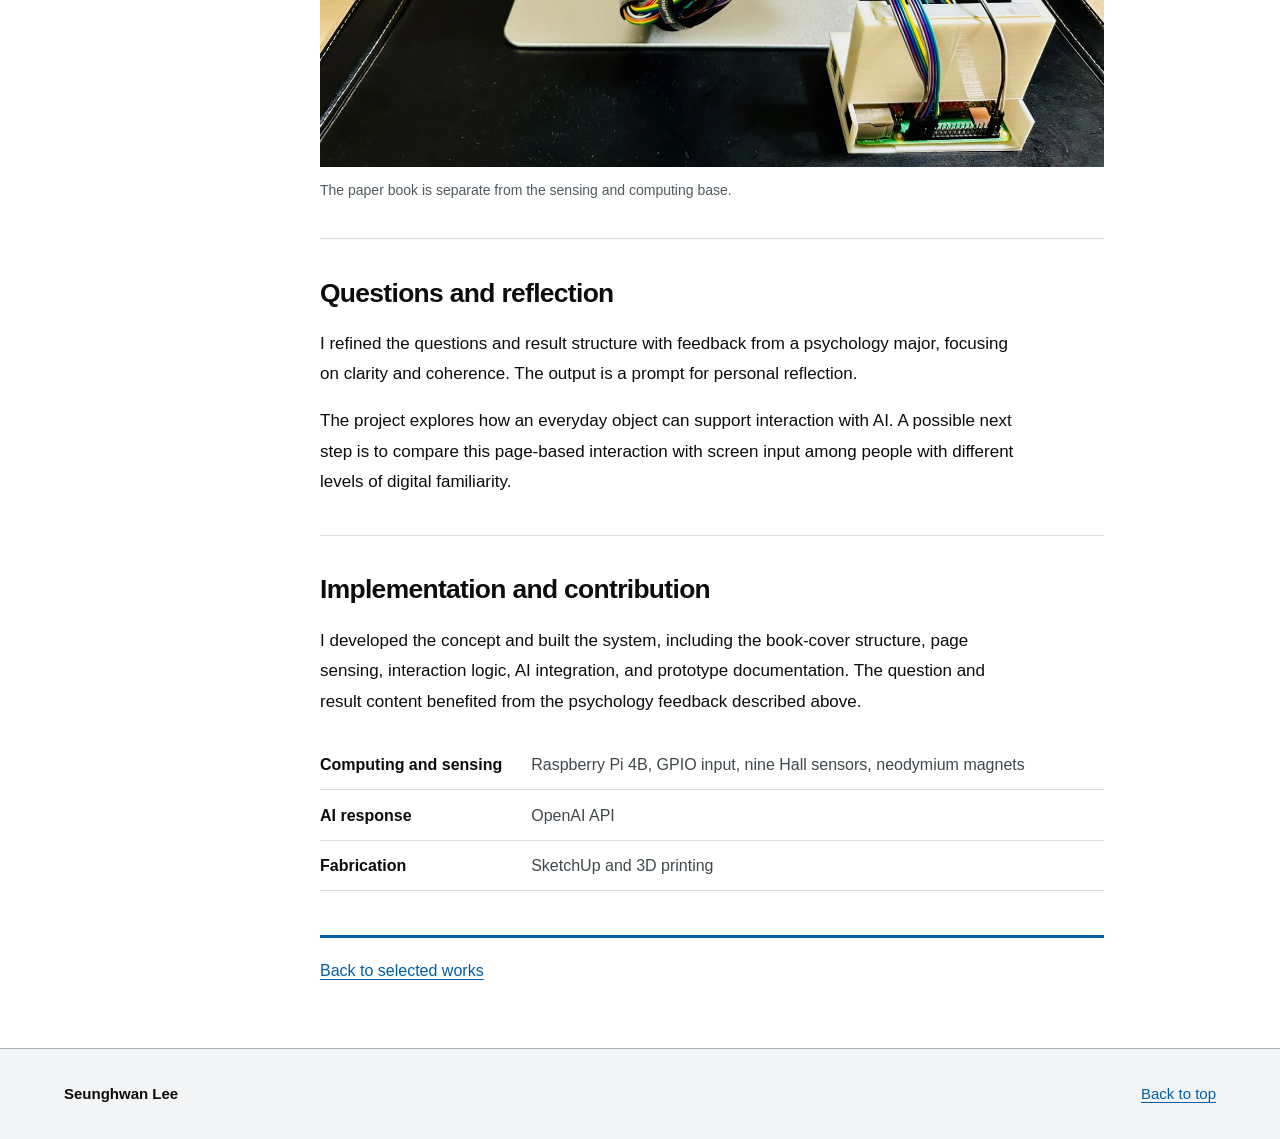
<file: projects/why-do-you-read-me.html>
<!doctype html>
<html lang="en">
<head>
  <meta charset="utf-8">
  <meta name="viewport" content="width=device-width, initial-scale=1">
  <meta name="referrer" content="strict-origin-when-cross-origin">
  <meta name="description" content="An interactive book that reads its reader. Turning the pages answers reflective questions, and AI responds to the choices made along the way.">
  <meta name="color-scheme" content="light">
  <meta name="theme-color" content="#005ea5">
  <title>Why do you read me? | Seunghwan Lee</title>
  <link rel="icon" type="image/svg+xml" href="data:image/svg+xml,%3Csvg xmlns='http://www.w3.org/2000/svg' viewBox='0 0 32 32'%3E%3Crect width='32' height='32' fill='%230b0c0c'/%3E%3Cpath d='M10 6v19h14v-5h-9V6z' fill='white'/%3E%3Cpath d='M0 29h32v3H0z' fill='%231d70b8'/%3E%3C/svg%3E">
  <link rel="stylesheet" href="../styles.css">
  <script src="../video-preview.js" defer></script>
</head>
<body>
  <a class="skip-link" href="#main">Skip to main content</a>
  <header class="site-header">
    <div class="container header-inner">
      <a class="site-name" href="../index.html#about">Seunghwan Lee</a>
      <nav aria-label="Main navigation"><ul class="navigation"><li><a href="../index.html#about">About</a></li><li><a href="../index.html#work">Works</a></li><li><a href="../index.html#patents">Patents</a></li><li><a href="../index.html#cv">CV</a></li><li><a href="../index.html#contact">Contact</a></li></ul></nav>
    </div>
  </header>
  <main id="main" class="container" tabindex="-1">

    <div id="top"></div>
    <nav class="breadcrumbs" aria-label="Breadcrumb">
      <ol><li><a href="../index.html">Home</a></li><li><a href="../index.html#work">Selected works</a></li><li aria-current="page">Why do you read me?</li></ol>
    </nav>
    <header class="detail-header">
      <p class="eyebrow">2025 / Tangible Interaction / Generative AI</p>
      <h1>Why do you read me?</h1>
      <p class="detail-lead">An interactive book that reads its reader. Turning the pages answers reflective questions, and AI responds to the choices made along the way.</p>
      
    </header>
    <div class="detail-layout">
      <aside class="contents">
        <nav aria-label="On this page"><h2>On this page</h2><ul><li><a href="#concept">A book that reads its reader</a></li><li><a href="#interaction">How the pages become input</a></li><li><a href="#design">Keeping the material experience of a book</a></li><li><a href="#reflection">Questions and reflection</a></li><li><a href="#implementation">Implementation and contribution</a></li></ul></nav>
      </aside>
      <div class="detail-body">
        <section id="concept" class="detail-section" aria-labelledby="concept-heading"><h2 id="concept-heading">A book that reads its reader</h2><figure class="video" data-poster="../assets/why-do-you-read-me.webp">
      <div class="video-frame">
        <iframe width="960" height="540"
          src="https://www.youtube-nocookie.com/embed/DdquZpPIgDg?playsinline=1&amp;rel=0"
          title="Why do you read me? — Turning the pages and receiving a response." loading="eager"
          referrerpolicy="strict-origin-when-cross-origin"
          allow="accelerometer; encrypted-media; gyroscope; picture-in-picture; fullscreen; web-share"
          allowfullscreen></iframe>
      </div>
      <figcaption>Turning the pages and receiving a response. <a href="https://youtu.be/DdquZpPIgDg">Watch on YouTube</a></figcaption>
    </figure>
                <p>Reading usually begins with a person interpreting a book. This project turns that relationship around: the reader’s physical choices become something the book can interpret and respond to.</p>
                <p>The reader answers reflective questions by turning paper pages. The system records these choices and uses a language model to create a short, personalized reflection, which appears on the displays built into the book.</p>
                <figure class="detail-figure"><img src="../assets/why-do-you-read-me.webp" width="1440" height="1080" fetchpriority="high" alt="A physical book titled Why do you read me? with two small embedded displays and paper pages."><figcaption>A familiar act of reading becomes an exchange with the book.</figcaption></figure>
            </section><section id="interaction" class="detail-section" aria-labelledby="interaction-heading"><h2 id="interaction-heading">How the pages become input</h2>
                <ol class="steps">
                  <li><h3>Turn a paper page</h3><p>Thin neodymium magnets are attached to the pages. Nine Hall sensors in the book-cover base detect the changing magnetic state.</p></li>
                  <li><h3>Confirm the open page</h3><p>A Raspberry Pi reads the sensors and estimates the page position from the number of detected magnets. The state must remain unchanged for four seconds before a page turn is accepted.</p></li>
                  <li><h3>Choose through reading</h3><p>The confirmed page position controls language selection, question navigation, and answers. Physical page turns carry the reader’s choices into the system.</p></li>
                  <li><h3>Receive a response</h3><p>A language model combines the selected answers into a brief reflection and returns it through the embedded displays.</p></li>
                </ol>
            </section><section id="design" class="detail-section" aria-labelledby="design-heading"><h2 id="design-heading">Keeping the material experience of a book</h2>
                <p>The paper book and the sensing base are separate. The base contains the computing hardware, sensors, and displays; the paper pages carry magnets. This arrangement allows a different paper book to be used with the same base.</p>
                <p>Page turning is central to the experience. It connects AI interaction to a familiar action and makes the sequence of physical choices part of the exchange. The four-second confirmation window helps distinguish an intentional page selection from pages moving during a turn.</p>
                <figure class="detail-figure"><img src="../assets/read-me-internals.webp" width="1440" height="1080" loading="lazy" decoding="async" alt="The opened book-cover base showing the displays, Raspberry Pi, sensor connections, and wiring."><figcaption>The paper book is separate from the sensing and computing base.</figcaption></figure>
            </section><section id="reflection" class="detail-section" aria-labelledby="reflection-heading"><h2 id="reflection-heading">Questions and reflection</h2>
                <p>I refined the questions and result structure with feedback from a psychology major, focusing on clarity and coherence. The output is a prompt for personal reflection.</p>
                <p>The project explores how an everyday object can support interaction with AI. A possible next step is to compare this page-based interaction with screen input among people with different levels of digital familiarity.</p>
            </section><section id="implementation" class="detail-section" aria-labelledby="implementation-heading"><h2 id="implementation-heading">Implementation and contribution</h2>
                <p>I developed the concept and built the system, including the book-cover structure, page sensing, interaction logic, AI integration, and prototype documentation. The question and result content benefited from the psychology feedback described above.</p>
                <dl class="facts">
                  <div><dt>Computing and sensing</dt><dd>Raspberry Pi 4B, GPIO input, nine Hall sensors, neodymium magnets</dd></div>
                  <div><dt>AI response</dt><dd>OpenAI API</dd></div>
                  <div><dt>Fabrication</dt><dd>SketchUp and 3D printing</dd></div>
                </dl>
            </section>
        <nav class="return-link" aria-label="Return to overview"><a href="../index.html#work">Back to selected works</a></nav>
      </div>
    </div>

  </main>
  <footer class="site-footer">
    <div class="container footer-inner">
      <p>Seunghwan Lee</p>
      <a href="#top">Back to top</a>
    </div>
  </footer>
</body>
</html>
</file>
<file: styles.css>
/* Shared styles for the overview and all detail pages. */
:root {
  --ink: #0b0c0c;
  --muted: #505a5f;
  --blue: #005ea5;
  --blue-hover: #003078;
  --line: #b1b4b6;
  --soft-line: #d8dcdf;
  --surface: #f3f4f5;
  --focus: #ffdd00;
  --page-width: 72rem;
}
* { box-sizing: border-box; }
html { scroll-padding-top: 2rem; }
body { margin: 0; background: #fff; color: var(--ink); font-family: -apple-system, BlinkMacSystemFont, "Segoe UI", Arial, sans-serif; font-size: 1rem; line-height: 1.7; overflow-wrap: anywhere; -webkit-text-size-adjust: 100%; }
a { color: var(--blue); text-decoration-thickness: 1px; text-underline-offset: .2em; }
a:hover { color: var(--blue-hover); text-decoration-thickness: 3px; }
a:focus-visible { color: var(--ink); background: var(--focus); outline: 3px solid var(--focus); outline-offset: 0; box-shadow: 0 4px 0 var(--ink); text-decoration: none; }
main:focus { outline: none; }
img { display: block; max-width: 100%; height: auto; }
h1, h2, h3, h4, p, figure, ul, ol, dl, dd { margin: 0; }
h1, h2, h3, h4 { line-height: 1.25; }
.container { width: min(var(--page-width), calc(100% - 4rem)); margin-inline: auto; }
.skip-link { position: absolute; z-index: 10; top: -10rem; left: 1rem; padding: .65rem 1rem; font-weight: 700; }
.skip-link:focus { top: .75rem; background: var(--focus); color: var(--ink); }

.site-header { background: var(--blue); color: #fff; border-bottom: .45rem solid var(--blue); }
.header-inner { display: flex; flex-wrap: wrap; align-items: center; justify-content: space-between; gap: .25rem 2rem; min-height: 5.1rem; padding-block: .7rem; }
.site-header a { color: #fff; }
.site-header a:focus-visible { color: var(--ink); }
.site-name { font-size: 1.4rem; font-weight: 750; letter-spacing: -.025em; text-decoration: none; padding-block: .4rem; }
.navigation { display: flex; flex-wrap: wrap; gap: .25rem 1.8rem; padding: 0; list-style: none; }
.navigation a { display: inline-block; padding: .5rem 0; font-size: 1rem; font-weight: 650; text-decoration: none; }
.navigation a:hover { text-decoration: underline; text-decoration-thickness: 2px; }

.intro { display: grid; grid-template-columns: minmax(0, 1fr) 10.5rem 18rem; grid-template-areas: "identity portrait interests"; gap: 2.5rem; align-items: center; padding-block: 4.3rem; }
.intro-main { grid-area: identity; min-width: 0; }
.intro-profile { display: contents; }
.eyebrow { color: var(--blue); font-size: .875rem; font-weight: 750; letter-spacing: .06em; margin-bottom: .9rem; }
h1 { font-size: clamp(2.5rem, 4.5vw, 3.5rem); letter-spacing: -.045em; font-weight: 750; }
.intro-lead { max-width: 26rem; font-size: 1.5rem; font-weight: 500; line-height: 1.55; letter-spacing: -.02em; margin-top: 1.4rem; }
.portrait-slot { grid-area: portrait; display: grid; place-items: center; width: 100%; aspect-ratio: 4 / 5; background: var(--surface); border: 1px solid var(--line); }
.portrait-slot span { font-size: .875rem; color: var(--muted); }
.portrait-slot img { width: 100%; height: 100%; aspect-ratio: 4 / 5; object-fit: cover; }
.intro-side { grid-area: interests; min-width: 0; padding-left: 1.4rem; border-left: 3px solid var(--blue); }
.small-heading { font-size: 1rem; margin-bottom: .8rem; }
.interests { padding: 0; list-style: none; font-size: .9375rem; line-height: 1.6; }
.interests li + li { margin-top: .4rem; }
.intro-documents { display: flex; flex-wrap: wrap; gap: .5rem 1.3rem; margin-top: 1.35rem; }
.intro-documents a { font-size: 1rem; font-weight: 650; }
.file-type, .link-note { font-size: .875rem; font-weight: 400; margin-left: .3rem; }

.section-heading { display: flex; justify-content: space-between; align-items: baseline; flex-wrap: wrap; gap: .75rem 1.5rem; padding-top: 1.4rem; margin-bottom: 2.4rem; border-top: 3px solid var(--blue); }
h2 { font-size: 1.75rem; letter-spacing: -.025em; }
.project { display: grid; grid-template-columns: minmax(0, 1fr) minmax(0, 1.03fr); grid-template-rows: min-content 1fr; gap: 1.15rem 3.3rem; padding-bottom: 3.3rem; }
.project + .project { border-top: 1px solid var(--soft-line); padding-top: 3.3rem; }
.project-title { grid-column: 2; grid-row: 1; }
.project-figure { grid-column: 1; grid-row: 1 / 3; }
.project-summary { grid-column: 2; grid-row: 2; }
.project-figure img { width: 100%; aspect-ratio: 4 / 3; object-fit: contain; background: var(--surface); }
.project-figure-dark img { background: #111; }
figcaption { color: var(--muted); font-size: .875rem; line-height: 1.6; margin-top: .7rem; }
.project-meta { display: flex; align-items: baseline; gap: .8rem; font-size: .9375rem; color: var(--muted); margin-bottom: .6rem; }
.project-number { color: var(--blue); font-weight: 750; font-variant-numeric: tabular-nums; }
.project h3 { font-size: clamp(1.75rem, 2.8vw, 2.15rem); font-weight: 750; letter-spacing: -.035em; }
.project h3 a { text-decoration-thickness: 1.5px; }
.project h3 a:hover { text-decoration-thickness: 3px; }
.project-category { color: var(--muted); font-size: .875rem; margin-top: .65rem; line-height: 1.6; }
.project-description { font-size: 1.125rem; line-height: 1.75; max-width: 35rem; }
.project-links { margin-top: 1.25rem; }
.project-links a { display: inline-block; padding-block: .3rem; font-weight: 650; }

.patents-section { margin-top: 1.2rem; padding-bottom: 2.4rem; }
.patents-section .section-heading { margin-bottom: .5rem; }
.patent-entry { display: grid; grid-template-columns: 13rem minmax(0, 1fr); gap: 3rem; padding-block: 1.8rem; }
.patent-entry + .patent-entry { border-top: 1px solid var(--soft-line); }
.patent-number { color: var(--muted); font-size: .9375rem; line-height: 1.6; font-variant-numeric: tabular-nums; }
.patent-summary { max-width: 46rem; }
.patent-summary h3 { font-size: 1.4rem; margin-bottom: .7rem; }
.cv-section { margin-top: 1.2rem; }
.cv-section .section-heading { margin-bottom: .5rem; }
.cv-group { display: grid; grid-template-columns: 13rem minmax(0, 1fr); gap: 3rem; padding-block: 2.2rem; }
.cv-group + .cv-group { border-top: 1px solid var(--line); }
.cv-group-heading { color: var(--ink); font-size: 1.125rem; font-weight: 700; line-height: 1.5; }
.cv-group-body { max-width: 46rem; }
.education-title { font-size: 1.2rem; line-height: 1.5; font-weight: 650; }
.education-lines { margin-top: .5rem; line-height: 1.9; }
.cv-entry + .cv-entry { border-top: 1px solid var(--soft-line); margin-top: 1.8rem; padding-top: 1.8rem; }
.cv-entry h4 { font-size: 1.2rem; font-weight: 700; line-height: 1.4; margin-bottom: .55rem; }
.entry-meta { color: var(--muted); font-size: .875rem; margin-bottom: .55rem; }
.entry-role { color: #40484c; font-size: .9375rem; line-height: 1.65; }
.entry-description { margin-top: .8rem; }
.entry-resource { margin-top: .8rem; font-size: .9375rem; }
.award-context { margin-top: .7rem; }
.registered-title { color: var(--muted); font-size: .9375rem; margin-bottom: .65rem; }
.contact-section { display: grid; grid-template-columns: 13rem minmax(0, 1fr); align-items: baseline; justify-items: start; gap: 1rem 3rem; margin-top: 2rem; border-top: 3px solid var(--blue); padding-block: 1.8rem 3.5rem; }
.email-link { display: inline-block; font-size: 1rem; font-weight: 400; }
.site-footer { background: var(--surface); border-top: 1px solid var(--line); }
.footer-inner { display: flex; justify-content: space-between; align-items: baseline; gap: 1.5rem; padding-block: 2rem; font-size: .9375rem; }
.footer-inner p { font-weight: 650; }

.breadcrumbs { margin-top: 1.5rem; font-size: .875rem; }
.breadcrumbs ol { display: flex; flex-wrap: wrap; gap: .35rem .6rem; list-style: none; padding: 0; }
.breadcrumbs li + li::before { content: "/"; color: var(--muted); padding-right: .6rem; }
.breadcrumbs [aria-current="page"] { color: var(--muted); }
.detail-header { padding-block: 2.8rem 3rem; max-width: 57rem; }
.detail-header .eyebrow { letter-spacing: .02em; }
.detail-header h1 { font-size: clamp(2.2rem, 4vw, 3.15rem); line-height: 1.2; }
.detail-lead { font-size: 1.35rem; line-height: 1.65; margin-top: 1.2rem; max-width: 47rem; }
.detail-layout { display: grid; grid-template-columns: 13rem minmax(0, 1fr); gap: 3rem; align-items: start; padding-bottom: 4rem; }
.contents { position: sticky; top: 2rem; padding-left: 1rem; border-left: 3px solid var(--blue); }
.contents h2 { font-size: 1rem; margin-bottom: .8rem; letter-spacing: 0; }
.contents ul { list-style: none; padding: 0; font-size: .9375rem; line-height: 1.55; }
.contents li + li { margin-top: .8rem; }
.detail-body { min-width: 0; max-width: 49rem; }
.detail-section + .detail-section { border-top: 1px solid var(--soft-line); padding-top: 2.3rem; margin-top: 2.3rem; }
.detail-section h2 { font-size: 1.65rem; margin-bottom: 1.1rem; line-height: 1.35; }
.detail-section p { font-size: 1.0625rem; line-height: 1.8; max-width: 44rem; }
.detail-section p + p { margin-top: 1rem; }
.detail-figure { margin-block: 1.8rem; }
.detail-figure img { width: 100%; height: auto; background: var(--surface); }
.diagram img { background: #fff; border: 1px solid var(--soft-line); }
.diagram figcaption a { display: inline-block; margin-left: .25rem; }
.detail-figure figcaption { max-width: 44rem; }
.video { margin-block: 1.25rem 1.8rem; }
.video-frame { position: relative; width: 100%; aspect-ratio: 16 / 9; min-height: 200px; background: #0b0c0c; }
.video-frame iframe { position: absolute; inset: 0; width: 100%; height: 100%; border: 0; }
.video-frame iframe:focus-visible { outline: 3px solid var(--focus); outline-offset: 3px; }
.video figcaption a { display: inline-block; margin-left: .25rem; }
.video-poster-link { display: flex; flex-direction: column; position: absolute; inset: 0; color: #fff; text-decoration: none; }
.video-poster-link img { flex: 1; min-height: 0; width: 100%; object-fit: contain; }
.video-poster-link span { padding: .75rem 1rem; background: var(--blue); color: #fff; text-align: center; text-decoration: underline; text-underline-offset: .2em; }
.video-poster-link:hover span { background: var(--blue-hover); }
.video-poster-link:focus-visible { outline-offset: 3px; }
.detail-section .video-preview-note { margin-top: .7rem; color: var(--muted); font-size: .875rem; line-height: 1.6; }
.steps { list-style: decimal; padding-left: 1.6rem; }
.steps > li { padding-left: .45rem; }
.steps > li::marker { font-weight: 700; color: var(--blue); }
.steps > li + li { margin-top: 1.3rem; }
.steps h3 { font-size: 1.125rem; line-height: 1.5; margin-bottom: .35rem; }
.facts { font-size: 1rem; margin-top: 1.4rem; }
.facts > div { display: grid; grid-template-columns: 12rem minmax(0, 1fr); gap: 1.2rem; padding-block: .7rem; border-bottom: 1px solid var(--soft-line); }
.facts dt { font-weight: 650; }
.facts dd { color: #40484c; }
.registration { max-width: 49rem; margin-top: 1.8rem; border-top: 1px solid var(--soft-line); }
.resource-link { margin-top: 1.5rem; }
.return-link { margin-top: 2.7rem; padding-top: 1.2rem; border-top: 3px solid var(--blue); }

@media (max-width: 64rem) {
  .intro { grid-template-columns: minmax(0, 1fr) 10.5rem; grid-template-areas: "identity portrait" "interests interests"; gap: 2rem; }
  .intro-side { display: grid; grid-template-columns: 1fr auto; gap: .2rem 2rem; }
  .intro-side .small-heading, .interests { grid-column: 1; }
  .intro-documents { grid-column: 2; grid-row: 1 / 3; flex-direction: column; align-self: center; margin: 0; }
  .interests { display: grid; grid-template-columns: repeat(2, minmax(0, 1fr)); gap: .35rem 1.5rem; }
  .interests li + li { margin: 0; }
  .project { column-gap: 2rem; }
  .cv-group, .patent-entry, .detail-layout { grid-template-columns: 11rem minmax(0, 1fr); gap: 2rem; }
  .contact-section { grid-template-columns: 11rem minmax(0, 1fr); column-gap: 2rem; }
}
@media (max-width: 48rem) {
  .container { width: calc(100% - 2.5rem); }
  .navigation { gap: .25rem 1.3rem; }
  .intro { grid-template-columns: minmax(0, 1fr); grid-template-areas: "identity" "profile"; gap: 2rem; align-items: start; padding-block: 2.7rem 3rem; }
  .intro-profile {
    display: grid;
    grid-area: profile;
    grid-template-columns: minmax(0, 1fr);
    grid-template-areas:
      "portrait"
      "interests";
    gap: 1.5rem;
    align-items: start;
    justify-self: stretch;
    width: 100%;
    min-width: 0;
  }
  .intro-profile .portrait-slot {
    width: 9rem;
    max-width: 100%;
    justify-self: center;
  }
  .intro-profile .intro-side {
    justify-self: stretch;
    width: 100%;
    text-align: left;
  }
  h1 { font-size: 2.7rem; }
  .intro-lead { font-size: 1.3rem; }
  .intro-side { display: block; justify-self: stretch; width: auto; max-width: none; padding-left: .75rem; text-align: left; }
  .intro-documents { flex-direction: row; justify-content: flex-start; margin-top: 1.1rem; }
  .interests { display: block; }
  .interests li + li { margin-top: .3rem; }
  .project { display: flex; flex-direction: column; gap: 1.35rem; padding-bottom: 2.5rem; }
  .project + .project { padding-top: 2.5rem; }
  .project h3 { font-size: 1.9rem; }
  .project-category { margin-top: .55rem; }
  .project-description { max-width: none; }
  .section-heading { margin-bottom: 1.8rem; }
  .cv-group { grid-template-columns: minmax(0, 1fr); gap: 1.1rem; }
  .patent-entry { grid-template-columns: minmax(0, 1fr); gap: 1rem; }
  .patent-meta { display: flex; flex-wrap: wrap; align-items: baseline; gap: .3rem 1rem; }
  .patent-meta .entry-meta { margin: 0; }
  .patent-number br { display: none; }
  .cv-group-heading br { display: none; }
  .detail-layout { grid-template-columns: minmax(0, 1fr); gap: 2.5rem; }
  .contents { position: static; }
  .contents ul { columns: 2; column-gap: 2rem; }
  .contents li { break-inside: avoid; }
  .detail-header { padding-block: 2rem; }
  .detail-lead { font-size: 1.2rem; }
  .contact-section { grid-template-columns: minmax(0, 1fr); gap: .8rem; }
}
@media (max-width: 36rem) {
  .header-inner { align-items: flex-start; flex-direction: column; gap: 0; }
  .navigation { gap: .25rem 1.7rem; }
  .facts > div { grid-template-columns: minmax(0, 1fr); gap: .25rem; }
  .contents ul { columns: auto; }
  .footer-inner { flex-wrap: wrap; }
}
@media (prefers-reduced-motion: no-preference) { html { scroll-behavior: smooth; } }
@media (forced-colors: active) { a:focus-visible { outline: 3px solid Highlight; } }
@media print {
  .site-header, .skip-link, .site-footer, .project-links, .intro-documents, .contents, .breadcrumbs, .return-link, .video-frame { display: none; }
  body { color: #000; font-size: 10pt; }
  .container { width: 100%; }
  .intro { padding-block: 0 1rem; grid-template-columns: 1fr 8rem; grid-template-areas: "identity portrait" "interests interests"; }
  .intro-profile { display: contents; }
  .intro-side { grid-column: 1 / -1; justify-self: stretch; width: auto; max-width: none; text-align: left; }
  .project { gap: 1rem; break-inside: avoid; padding-block: 1rem; }
  .project + .project { padding-top: 1rem; }
  .project-description, .detail-section p { font-size: 10pt; }
  .detail-layout { display: block; }
  .detail-header { padding-block: 0 1rem; }
  .detail-figure { break-inside: avoid; max-width: 35rem; }
  .patent-entry, .cv-entry { break-inside: avoid; }
  .contact-section { padding-bottom: 1rem; }
  a { color: #000; }
}
</file>
